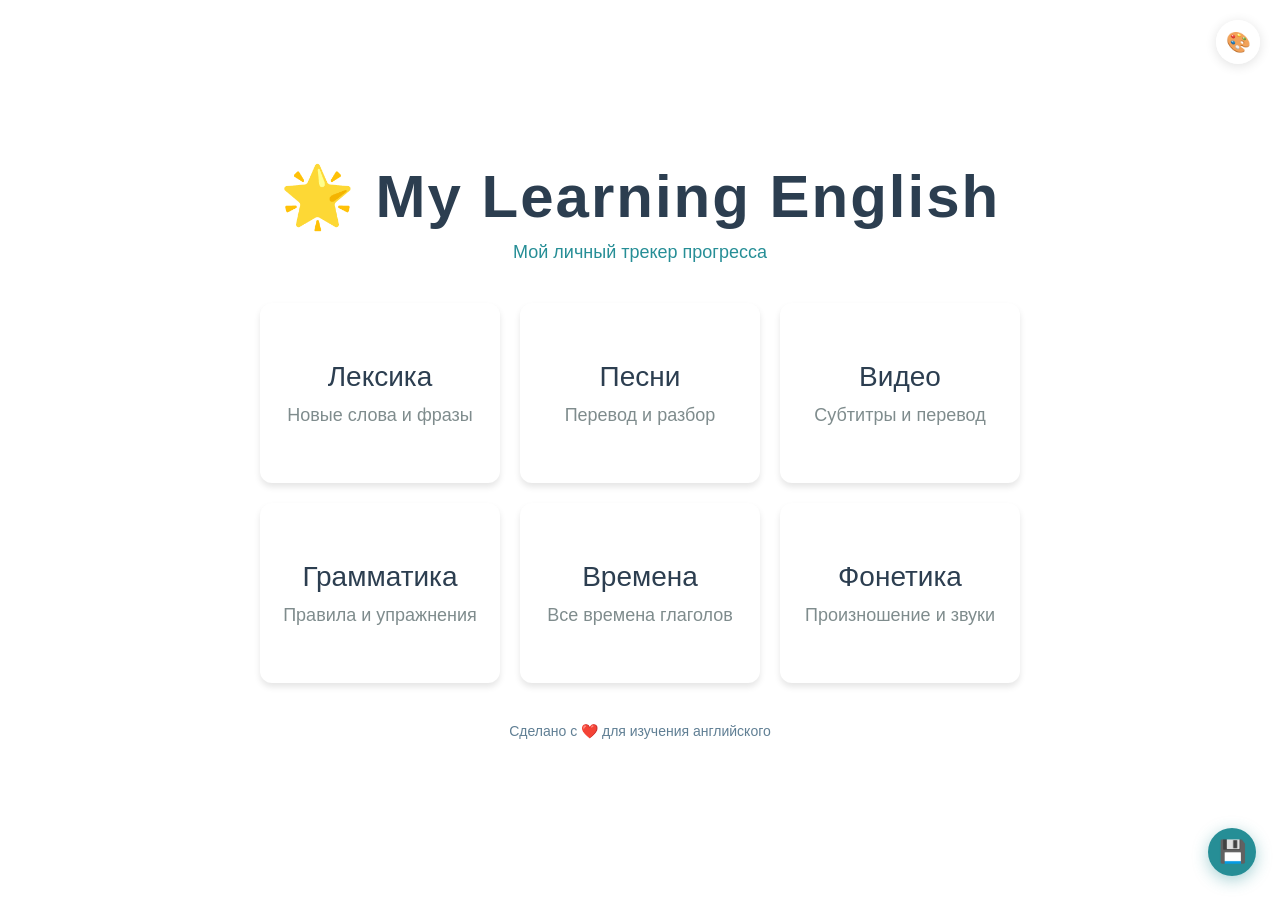
<file: index.html>
<!DOCTYPE html>
<html lang="ru">
<head>
    <meta charset="UTF-8">
    <meta name="viewport" content="width=device-width, initial-scale=1.0">
    <title>My Learning English</title>
    
    <!-- Подключаем CSS -->
    <link rel="stylesheet" href="styles/main.css">
</head>
<body>
    <div class="container">
        
        <!-- Главный заголовок -->
        <h1>🌟 My Learning English</h1>
        <p class="subtitle">Мой личный трекер прогресса</p>
        
        <!-- Сетка с карточками -->
        <div class="grid">
            
            <!-- Карточка 1 - Лексика -->
            <a href="leksika.html" class="card-link">
                <div class="card">
                    <h3>Лексика</h3>
                    <p>Новые слова и фразы</p>
                </div>
            </a>
            
            <!-- Карточка 2 - Песни -->
            <a href="pesni.html" class="card-link">
                <div class="card">
                    <h3>Песни</h3>
                    <p>Перевод и разбор</p>
                </div>
            </a>
            
            <!-- Карточка 3 - Видео -->
            <a href="video.html" class="card-link">
                <div class="card">
                    <h3>Видео</h3>
                    <p>Субтитры и перевод</p>
                </div>
            </a>
            
            <!-- Карточка 4 - Грамматика -->
            <a href="grammatika.html" class="card-link">
                <div class="card">
                    <h3>Грамматика</h3>
                    <p>Правила и упражнения</p>
                </div>
            </a>
            
            <!-- Карточка 5 - Времена -->
            <a href="vremena.html" class="card-link">
                <div class="card">
                    <h3>Времена</h3>
                    <p>Все времена глаголов</p>
                </div>
            </a>
            
            <!-- Карточка 6 - Фонетика -->
            <a href="fonetika.html" class="card-link">
                <div class="card">
                    <h3>Фонетика</h3>
                    <p>Произношение и звуки</p>
                </div>
            </a>
            
        </div>
        
        <!-- Маленькая подпись внизу -->
        <p style="margin-top: 40px; color: #607f94; font-size: 14px;">
            Сделано с ❤️ для изучения английского
        </p>
        
    </div>
        <!-- Управление обоями -->
<script src="js/wallpaper.js"></script>
<script src="js/dataManager.js"></script>
</body>
</html>
</file>
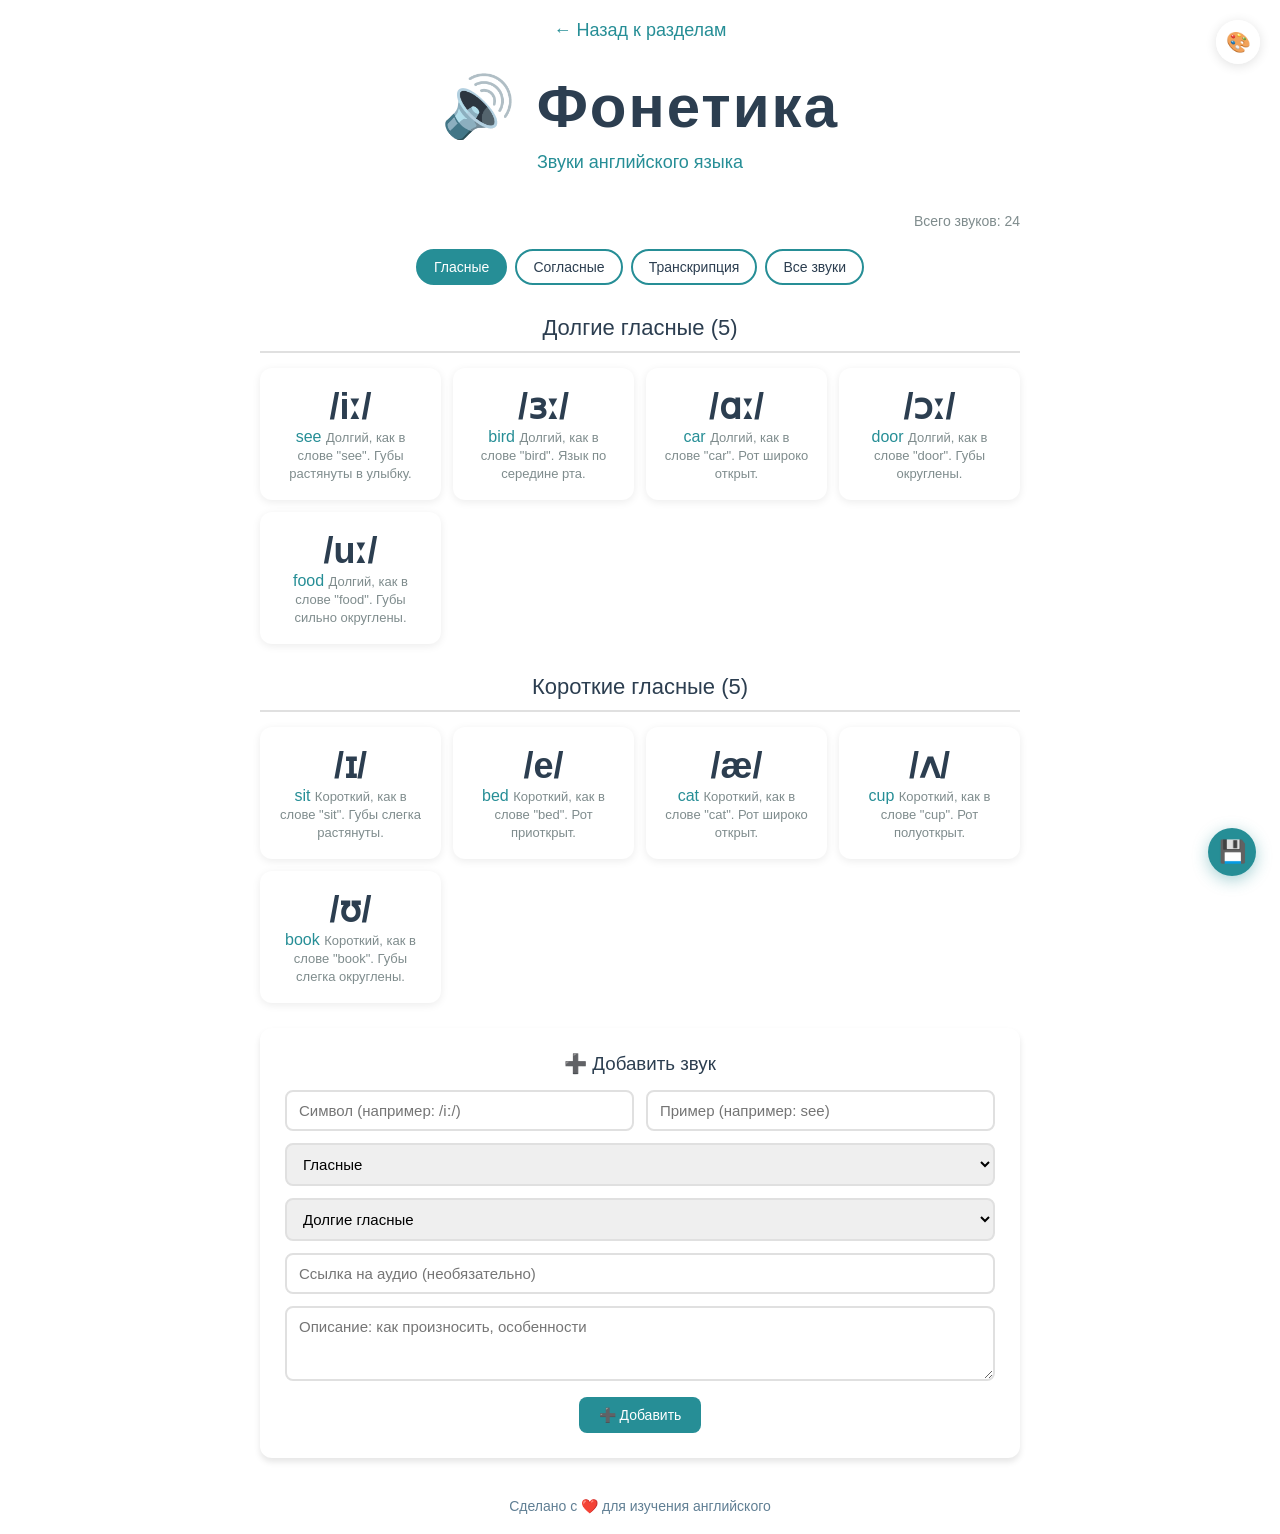
<file: fonetika.html>
<!DOCTYPE html>
<html lang="ru">
<head>
    <meta charset="UTF-8">
    <meta name="viewport" content="width=device-width, initial-scale=1.0">
    <title>Фонетика - My Learning English</title>
    <link rel="stylesheet" href="styles/main.css">
    <style>
        .back-link {
            display: inline-block;
            margin-bottom: 30px;
            color: #268e96;
            text-decoration: none;
            font-size: 18px;
            transition: all 0.3s;
        }
        
        .back-link:hover {
            transform: translateX(-5px);
            color: #1a6b72;
        }
        
        /* ===== КАТЕГОРИИ (вкладки) ===== */
        .category-tabs {
            display: flex;
            gap: 8px;
            flex-wrap: wrap;
            justify-content: center;
            margin: 20px 0 30px 0;
        }
        
        .category-tab {
            padding: 8px 16px;
            background: white;
            border: 2px solid #268e96;
            border-radius: 25px;
            cursor: pointer;
            transition: all 0.3s;
            font-size: 14px;
            color: #2c3e50;
            font-family: inherit;
            white-space: nowrap;
        }
        
        .category-tab.active {
            background: #268e96;
            color: white;
        }
        
        .category-tab:hover {
            transform: scale(1.05);
        }
        
        /* ===== ГРУППЫ (подкатегории) ===== */
        .group-section {
            display: none;
            animation: fadeIn 0.3s ease;
        }
        
        .group-section.active {
            display: block;
        }
        
        .group-title {
            font-size: 22px;
            color: #2c3e50;
            font-weight: normal;
            margin: 30px 0 15px 0;
            padding-bottom: 10px;
            border-bottom: 2px solid #e0e0e0;
        }
        
        /* ===== ТАБЛИЦА ЗВУКОВ ===== */
        .sound-table {
            display: grid;
            grid-template-columns: repeat(auto-fill, minmax(180px, 1fr));
            gap: 12px;
            margin-bottom: 25px;
        }
        
        .sound-card {
            background: white;
            border-radius: 12px;
            padding: 16px;
            box-shadow: 0 2px 8px rgba(0,0,0,0.08);
            text-align: center;
            transition: all 0.3s;
            cursor: pointer;
            border: 2px solid transparent;
            position: relative;
        }
        
        .sound-card:hover {
            transform: translateY(-3px);
            box-shadow: 0 4px 16px rgba(0,0,0,0.12);
            border-color: #268e96;
        }
        
        .sound-card .symbol {
            font-size: 36px;
            color: #2c3e50;
            font-weight: bold;
            display: block;
        }
        
        .sound-card .example {
            font-size: 16px;
            color: #268e96;
            margin: 5px 0;
        }
        
        .sound-card .description {
            font-size: 13px;
            color: #7f8c8d;
        }
        
        .sound-card .play-btn {
            background: none;
            border: none;
            font-size: 20px;
            cursor: pointer;
            margin-top: 8px;
            transition: 0.3s;
            color: #7f8c8d;
        }
        
        .sound-card .play-btn:hover {
            color: #268e96;
            transform: scale(1.2);
        }
        
        /* ===== ДЕТАЛЬНЫЙ ПРОСМОТР (всплывающее окно) ===== */
        .sound-detail-overlay {
            position: fixed;
            top: 0;
            left: 0;
            width: 100%;
            height: 100%;
            background: rgba(0,0,0,0.5);
            backdrop-filter: blur(5px);
            z-index: 2000;
            display: none;
            justify-content: center;
            align-items: center;
            animation: fadeIn 0.3s ease;
        }
        
        .sound-detail-overlay.open {
            display: flex;
        }
        
        .sound-detail-card {
            background: white;
            border-radius: 20px;
            padding: 40px;
            max-width: 500px;
            width: 90%;
            text-align: center;
            box-shadow: 0 20px 60px rgba(0,0,0,0.3);
            animation: scaleIn 0.3s ease;
            position: relative;
        }
        
        .sound-detail-card .close-btn {
            position: absolute;
            top: 15px;
            right: 20px;
            background: none;
            border: none;
            font-size: 28px;
            cursor: pointer;
            color: #95a5a6;
            transition: 0.3s;
        }
        
        .sound-detail-card .close-btn:hover {
            color: #e74c3c;
            transform: rotate(90deg);
        }
        
        .sound-detail-card .big-symbol {
            font-size: 72px;
            color: #2c3e50;
            font-weight: bold;
            display: block;
            margin: 10px 0;
        }
        
        .sound-detail-card .big-example {
            font-size: 24px;
            color: #268e96;
            margin: 10px 0;
        }
        
        .sound-detail-card .big-description {
            font-size: 18px;
            color: #7f8c8d;
            line-height: 1.6;
            margin: 15px 0;
        }
        
        .sound-detail-card .big-audio {
            margin-top: 20px;
        }
        
        .sound-detail-card .big-audio audio {
            width: 100%;
        }
        
        /* ===== КНОПКИ ===== */
        .btn {
            padding: 10px 20px;
            border: none;
            border-radius: 8px;
            font-size: 14px;
            cursor: pointer;
            transition: all 0.3s;
            font-family: inherit;
        }
        
        .btn-primary {
            background: #268e96;
            color: white;
        }
        
        .btn-primary:hover {
            background: #1a6b72;
            transform: scale(1.02);
        }
        
        .btn-danger {
            background: #e74c3c;
            color: white;
        }
        
        .btn-danger:hover {
            background: #c0392b;
        }
        
        .btn-edit {
            background: #f39c12;
            color: white;
        }
        
        .btn-edit:hover {
            background: #d68910;
        }
        
        /* ===== ФОРМА ДОБАВЛЕНИЯ ===== */
        .add-form {
            background: white;
            border-radius: 12px;
            padding: 25px;
            margin: 20px 0;
            box-shadow: 0 4px 6px rgba(0,0,0,0.1);
        }
        
        .add-form input, .add-form textarea, .add-form select {
            width: 100%;
            padding: 10px 12px;
            margin-bottom: 12px;
            border: 2px solid #e0e0e0;
            border-radius: 8px;
            font-size: 15px;
            font-family: inherit;
        }
        
        .add-form input:focus, .add-form textarea:focus, .add-form select:focus {
            outline: none;
            border-color: #268e96;
        }
        
        .add-form .form-row {
            display: grid;
            grid-template-columns: 1fr 1fr;
            gap: 12px;
        }
        
        /* ===== АНИМАЦИИ ===== */
        @keyframes fadeIn {
            from { opacity: 0; transform: translateY(10px); }
            to { opacity: 1; transform: translateY(0); }
        }
        
        @keyframes scaleIn {
            from { opacity: 0; transform: scale(0.9); }
            to { opacity: 1; transform: scale(1); }
        }
        
        /* ===== АДАПТИВ ===== */
        @media (max-width: 600px) {
            .sound-table {
                grid-template-columns: repeat(auto-fill, minmax(140px, 1fr));
            }
            
            .sound-detail-card {
                padding: 30px 20px;
            }
            
            .sound-detail-card .big-symbol {
                font-size: 48px;
            }
            
            .add-form .form-row {
                grid-template-columns: 1fr;
            }
            
            .category-tab {
                font-size: 13px;
                padding: 6px 14px;
            }
        }
        
        /* ===== ПУСТОЕ СООБЩЕНИЕ ===== */
        .empty-message {
            text-align: center;
            color: #7f8c8d;
            font-size: 18px;
            padding: 40px;
        }
    </style>
</head>
<body>
    <div class="container">
        <a href="index.html" class="back-link">← Назад к разделам</a>
        
        <h1>🔊 Фонетика</h1>
        <p class="subtitle">Звуки английского языка</p>
        
        <div style="text-align: right; color: #7f8c8d; font-size: 14px; margin-bottom: 10px;">
            Всего звуков: <span id="totalCount">0</span>
        </div>
        
        <!-- ===== ВКЛАДКИ КАТЕГОРИЙ ===== -->
        <div class="category-tabs" id="categoryTabs">
            <button class="category-tab active" data-category="vowels">Гласные</button>
            <button class="category-tab" data-category="consonants">Согласные</button>
            <button class="category-tab" data-category="transcription">Транскрипция</button>
            <button class="category-tab" data-category="all">Все звуки</button>
        </div>
        
        <!-- ===== КОНТЕЙНЕР ДЛЯ ГРУПП ===== -->
        <div id="groupsContainer">
            <!-- Сюда будут вставляться группы через JavaScript -->
        </div>
        
        <!-- ===== ФОРМА ДОБАВЛЕНИЯ ===== -->
        <div class="add-form">
            <h3 style="margin-bottom: 15px; color: #2c3e50; font-weight: normal;">➕ Добавить звук</h3>
            
            <div class="form-row">
                <input type="text" id="symbolInput" placeholder="Символ (например: /iː/)" required>
                <input type="text" id="exampleInput" placeholder="Пример (например: see)">
            </div>
            
            <select id="categorySelect">
                <option value="vowels">Гласные</option>
                <option value="consonants">Согласные</option>
                <option value="transcription">Транскрипция</option>
            </select>
            
            <select id="groupSelect">
                <option value="long_vowels">Долгие гласные</option>
                <option value="short_vowels">Короткие гласные</option>
                <option value="voiced_consonants">Звонкие согласные</option>
                <option value="voiceless_consonants">Глухие согласные</option>
                <option value="transcription_rules">Правила чтения</option>
            </select>
            
            <input type="url" id="audioInput" placeholder="Ссылка на аудио (необязательно)">
            <textarea id="descriptionInput" placeholder="Описание: как произносить, особенности" rows="3"></textarea>
            
            <button class="btn btn-primary" id="addBtn">➕ Добавить</button>
            <button class="btn" id="cancelEditBtn" style="display: none; background: #95a5a6; color: white; margin-left: 10px;">Отменить</button>
        </div>
        
        <p style="margin-top: 40px; color: #607f94; font-size: 14px;">
            Сделано с ❤️ для изучения английского
        </p>
    </div>
    
    <!-- ===== ДЕТАЛЬНОЕ ОКНО ===== -->
    <div class="sound-detail-overlay" id="soundDetailOverlay">
        <div class="sound-detail-card">
            <button class="close-btn" onclick="closeSoundDetail()">×</button>
            <span class="big-symbol" id="detailSymbol">/iː/</span>
            <div class="big-example" id="detailExample">see</div>
            <div class="big-description" id="detailDescription">Долгий гласный звук</div>
            <div class="big-audio" id="detailAudio"></div>
            <div style="margin-top: 20px;">
                <button class="btn btn-edit" id="detailEditBtn">✏️ Редактировать</button>
                <button class="btn btn-danger" id="detailDeleteBtn">🗑️ Удалить</button>
            </div>
        </div>
    </div>
    
    <!-- ===== ПОДКЛЮЧАЕМ ОБОИ ===== -->
    <script src="js/wallpaper.js"></script>
    
    <script>
        // ============================================
        // ДАННЫЕ ПО УМОЛЧАНИЮ (встроенные звуки)
        // ============================================
        const DEFAULT_SOUNDS = [
            // ===== ГЛАСНЫЕ =====
            // Долгие
            { id: 1, symbol: '/iː/', example: 'see', category: 'vowels', group: 'long_vowels', description: 'Долгий, как в слове "see". Губы растянуты в улыбку.' },
            { id: 2, symbol: '/ɜː/', example: 'bird', category: 'vowels', group: 'long_vowels', description: 'Долгий, как в слове "bird". Язык по середине рта.' },
            { id: 3, symbol: '/ɑː/', example: 'car', category: 'vowels', group: 'long_vowels', description: 'Долгий, как в слове "car". Рот широко открыт.' },
            { id: 4, symbol: '/ɔː/', example: 'door', category: 'vowels', group: 'long_vowels', description: 'Долгий, как в слове "door". Губы округлены.' },
            { id: 5, symbol: '/uː/', example: 'food', category: 'vowels', group: 'long_vowels', description: 'Долгий, как в слове "food". Губы сильно округлены.' },
            // Короткие
            { id: 6, symbol: '/ɪ/', example: 'sit', category: 'vowels', group: 'short_vowels', description: 'Короткий, как в слове "sit". Губы слегка растянуты.' },
            { id: 7, symbol: '/e/', example: 'bed', category: 'vowels', group: 'short_vowels', description: 'Короткий, как в слове "bed". Рот приоткрыт.' },
            { id: 8, symbol: '/æ/', example: 'cat', category: 'vowels', group: 'short_vowels', description: 'Короткий, как в слове "cat". Рот широко открыт.' },
            { id: 9, symbol: '/ʌ/', example: 'cup', category: 'vowels', group: 'short_vowels', description: 'Короткий, как в слове "cup". Рот полуоткрыт.' },
            { id: 10, symbol: '/ʊ/', example: 'book', category: 'vowels', group: 'short_vowels', description: 'Короткий, как в слове "book". Губы слегка округлены.' },
            
            // ===== СОГЛАСНЫЕ =====
            // Звонкие
            { id: 11, symbol: '/b/', example: 'bed', category: 'consonants', group: 'voiced_consonants', description: 'Звонкий, как в слове "bed". Губы смыкаются.' },
            { id: 12, symbol: '/d/', example: 'dog', category: 'consonants', group: 'voiced_consonants', description: 'Звонкий, как в слове "dog". Язык у нёба.' },
            { id: 13, symbol: '/g/', example: 'go', category: 'consonants', group: 'voiced_consonants', description: 'Звонкий, как в слове "go". Задняя часть языка к нёбу.' },
            { id: 14, symbol: '/v/', example: 'very', category: 'consonants', group: 'voiced_consonants', description: 'Звонкий, как в слове "very". Верхние зубы к нижней губе.' },
            { id: 15, symbol: '/z/', example: 'zero', category: 'consonants', group: 'voiced_consonants', description: 'Звонкий, как в слове "zero". Язык у зубов.' },
            { id: 16, symbol: '/ð/', example: 'this', category: 'consonants', group: 'voiced_consonants', description: 'Звонкий, как в слове "this". Язык между зубами.' },
            // Глухие
            { id: 17, symbol: '/p/', example: 'pen', category: 'consonants', group: 'voiceless_consonants', description: 'Глухой, как в слове "pen". Губы смыкаются.' },
            { id: 18, symbol: '/t/', example: 'ten', category: 'consonants', group: 'voiceless_consonants', description: 'Глухой, как в слове "ten". Язык у нёба.' },
            { id: 19, symbol: '/k/', example: 'cat', category: 'consonants', group: 'voiceless_consonants', description: 'Глухой, как в слове "cat". Задняя часть языка к нёбу.' },
            { id: 20, symbol: '/f/', example: 'five', category: 'consonants', group: 'voiceless_consonants', description: 'Глухой, как в слове "five". Верхние зубы к нижней губе.' },
            { id: 21, symbol: '/s/', example: 'see', category: 'consonants', group: 'voiceless_consonants', description: 'Глухой, как в слове "see". Язык у зубов.' },
            { id: 22, symbol: '/θ/', example: 'think', category: 'consonants', group: 'voiceless_consonants', description: 'Глухой, как в слове "think". Язык между зубами.' },
            { id: 23, symbol: '/ʃ/', example: 'she', category: 'consonants', group: 'voiceless_consonants', description: 'Глухой, как в слове "she". Язык у нёба.' },
            
            // ===== ТРАНСКРИПЦИЯ =====
            { id: 24, symbol: 'Транскрипция', example: 'word', category: 'transcription', group: 'transcription_rules', description: 'Как читать транскрипцию: /wɜːd/ → "word". Каждый символ = звук.' },
        ];
        
        // ============================================
        // ОСНОВНАЯ ЛОГИКА
        // ============================================
        const STORAGE_KEY = 'english_phonetics';
        let editingId = null;
        let currentCategory = 'vowels';
        let currentDetailId = null;
        
        // Названия групп
        const GROUP_NAMES = {
            'long_vowels': 'Долгие гласные',
            'short_vowels': 'Короткие гласные',
            'voiced_consonants': 'Звонкие согласные',
            'voiceless_consonants': 'Глухие согласные',
            'transcription_rules': 'Правила чтения'
        };
        
        // ===== РАБОТА С ДАННЫМИ =====
        function getSounds() {
            const data = localStorage.getItem(STORAGE_KEY);
            if (data) {
                const parsed = JSON.parse(data);
                if (parsed && parsed.length > 0) return parsed;
            }
            // Если данных нет - сохраняем дефолтные
            saveSounds(DEFAULT_SOUNDS);
            return DEFAULT_SOUNDS;
        }
        
        function saveSounds(sounds) {
            localStorage.setItem(STORAGE_KEY, JSON.stringify(sounds));
        }
        
        function generateId() {
            return Date.now() + Math.floor(Math.random() * 1000);
        }
        
        // ===== ДОБАВЛЕНИЕ/РЕДАКТИРОВАНИЕ/УДАЛЕНИЕ =====
        function addSound(symbol, example, category, group, audio, description) {
            const sounds = getSounds();
            const newSound = {
                id: generateId(),
                symbol: symbol.trim(),
                example: example.trim() || '',
                category: category,
                group: group,
                audio: audio.trim() || '',
                description: description.trim() || ''
            };
            sounds.push(newSound);
            saveSounds(sounds);
            renderAll();
            clearForm();
        }
        
        function editSound(id) {
            const sounds = getSounds();
            const sound = sounds.find(s => s.id === id);
            if (!sound) return;
            
            document.getElementById('symbolInput').value = sound.symbol;
            document.getElementById('exampleInput').value = sound.example || '';
            document.getElementById('categorySelect').value = sound.category;
            document.getElementById('groupSelect').value = sound.group;
            document.getElementById('audioInput').value = sound.audio || '';
            document.getElementById('descriptionInput').value = sound.description || '';
            
            document.getElementById('addBtn').textContent = '💾 Сохранить';
            document.getElementById('cancelEditBtn').style.display = 'inline-block';
            editingId = id;
        }
        
        function updateSound(id, symbol, example, category, group, audio, description) {
            const sounds = getSounds();
            const index = sounds.findIndex(s => s.id === id);
            if (index === -1) return;
            
            sounds[index] = {
                ...sounds[index],
                symbol: symbol.trim(),
                example: example.trim() || '',
                category: category,
                group: group,
                audio: audio.trim() || '',
                description: description.trim() || ''
            };
            
            saveSounds(sounds);
            renderAll();
            clearForm();
            cancelEdit();
        }
        
        function deleteSound(id) {
            if (!confirm('Точно удалить этот звук?')) return;
            const sounds = getSounds();
            const filtered = sounds.filter(s => s.id !== id);
            saveSounds(filtered);
            renderAll();
            closeSoundDetail();
        }
        
        function cancelEdit() {
            editingId = null;
            document.getElementById('addBtn').textContent = '➕ Добавить';
            document.getElementById('cancelEditBtn').style.display = 'none';
            clearForm();
        }
        
        function clearForm() {
            document.getElementById('symbolInput').value = '';
            document.getElementById('exampleInput').value = '';
            document.getElementById('audioInput').value = '';
            document.getElementById('descriptionInput').value = '';
        }
        
        // ===== ОТОБРАЖЕНИЕ =====
        function getGroupedSounds(sounds, category) {
            const filtered = category === 'all' ? sounds : sounds.filter(s => s.category === category);
            const groups = {};
            
            filtered.forEach(sound => {
                if (!groups[sound.group]) groups[sound.group] = [];
                groups[sound.group].push(sound);
            });
            
            return groups;
        }
        
        function renderAll() {
            const sounds = getSounds();
            const container = document.getElementById('groupsContainer');
            const totalSpan = document.getElementById('totalCount');
            
            totalSpan.textContent = sounds.length;
            
            const groups = getGroupedSounds(sounds, currentCategory);
            const groupKeys = Object.keys(groups);
            
            if (groupKeys.length === 0) {
                container.innerHTML = `
                    <div class="empty-message">
                        📭 Нет звуков в этой категории. Добавь первый!
                    </div>
                `;
                return;
            }
            
            let html = '';
            groupKeys.forEach(groupKey => {
                const groupSounds = groups[groupKey];
                const groupName = GROUP_NAMES[groupKey] || groupKey;
                
                html += `
                    <div class="group-section active">
                        <h3 class="group-title">${groupName} (${groupSounds.length})</h3>
                        <div class="sound-table">
                `;
                
                groupSounds.forEach(sound => {
                    html += `
                        <div class="sound-card" onclick="openSoundDetail(${sound.id})">
                            <span class="symbol">${escapeHtml(sound.symbol)}</span>
                            ${sound.example ? `<span class="example">${escapeHtml(sound.example)}</span>` : ''}
                            ${sound.description ? `<span class="description">${escapeHtml(sound.description)}</span>` : ''}
                            ${sound.audio ? `<button class="play-btn" onclick="event.stopPropagation(); playAudio('${escapeHtml(sound.audio)}')">▶️</button>` : ''}
                        </div>
                    `;
                });
                
                html += `
                        </div>
                    </div>
                `;
            });
            
            container.innerHTML = html;
        }
        
        // ===== ДЕТАЛЬНЫЙ ПРОСМОТР =====
        function openSoundDetail(id) {
            const sounds = getSounds();
            const sound = sounds.find(s => s.id === id);
            if (!sound) return;
            
            currentDetailId = id;
            
            document.getElementById('detailSymbol').textContent = sound.symbol;
            document.getElementById('detailExample').textContent = sound.example || 'Нет примера';
            document.getElementById('detailDescription').textContent = sound.description || 'Нет описания';
            
            if (sound.audio) {
                document.getElementById('detailAudio').innerHTML = `
                    <audio controls>
                        <source src="${escapeHtml(sound.audio)}" type="audio/mpeg">
                        Ваш браузер не поддерживает аудио
                    </audio>
                `;
            } else {
                document.getElementById('detailAudio').innerHTML = '<span style="color:#95a5a6;">Аудио не добавлено</span>';
            }
            
            document.getElementById('detailEditBtn').onclick = function() {
                closeSoundDetail();
                setTimeout(() => editSound(id), 300);
            };
            
            document.getElementById('detailDeleteBtn').onclick = function() {
                deleteSound(id);
            };
            
            document.getElementById('soundDetailOverlay').classList.add('open');
            document.body.style.overflow = 'hidden';
        }
        
        function closeSoundDetail() {
            document.getElementById('soundDetailOverlay').classList.remove('open');
            document.body.style.overflow = '';
        }
        
        // ===== АУДИО =====
        function playAudio(url) {
            if (!url) return;
            const audio = new Audio(url);
            audio.play().catch(() => alert('Не удалось воспроизвести аудио. Проверь ссылку.'));
        }
        
        // ===== ВСПОМОГАТЕЛЬНЫЕ =====
        function escapeHtml(text) {
            const div = document.createElement('div');
            div.textContent = text;
            return div.innerHTML;
        }
        
        // ===== ОБРАБОТЧИКИ СОБЫТИЙ =====
        document.getElementById('addBtn').addEventListener('click', function() {
            const symbol = document.getElementById('symbolInput').value;
            const example = document.getElementById('exampleInput').value;
            const category = document.getElementById('categorySelect').value;
            const group = document.getElementById('groupSelect').value;
            const audio = document.getElementById('audioInput').value;
            const description = document.getElementById('descriptionInput').value;
            
            if (!symbol.trim()) {
                alert('Пожалуйста, введите символ звука!');
                return;
            }
            
            if (editingId !== null) {
                updateSound(editingId, symbol, example, category, group, audio, description);
            } else {
                addSound(symbol, example, category, group, audio, description);
            }
        });
        
        document.getElementById('cancelEditBtn').addEventListener('click', cancelEdit);
        
        // Переключение категорий
        document.querySelectorAll('.category-tab').forEach(tab => {
            tab.addEventListener('click', function() {
                document.querySelectorAll('.category-tab').forEach(t => t.classList.remove('active'));
                this.classList.add('active');
                currentCategory = this.dataset.category;
                renderAll();
            });
        });
        
        // Закрытие детального окна по клику вне карточки
        document.getElementById('soundDetailOverlay').addEventListener('click', function(e) {
            if (e.target === this) closeSoundDetail();
        });
        
        // Enter для быстрого добавления
        document.getElementById('symbolInput').addEventListener('keypress', function(e) {
            if (e.key === 'Enter') document.getElementById('exampleInput').focus();
        });
        
        document.getElementById('exampleInput').addEventListener('keypress', function(e) {
            if (e.key === 'Enter') document.getElementById('audioInput').focus();
        });
        
        document.getElementById('audioInput').addEventListener('keypress', function(e) {
            if (e.key === 'Enter') document.getElementById('descriptionInput').focus();
        });
        
        document.getElementById('descriptionInput').addEventListener('keypress', function(e) {
            if (e.key === 'Enter' && !e.shiftKey) {
                e.preventDefault();
                document.getElementById('addBtn').click();
            }
        });
        
        // ===== ЗАГРУЗКА =====
        renderAll();
    </script>
    <script src="js/dataManager.js"></script>
</body>
</html>
</file>
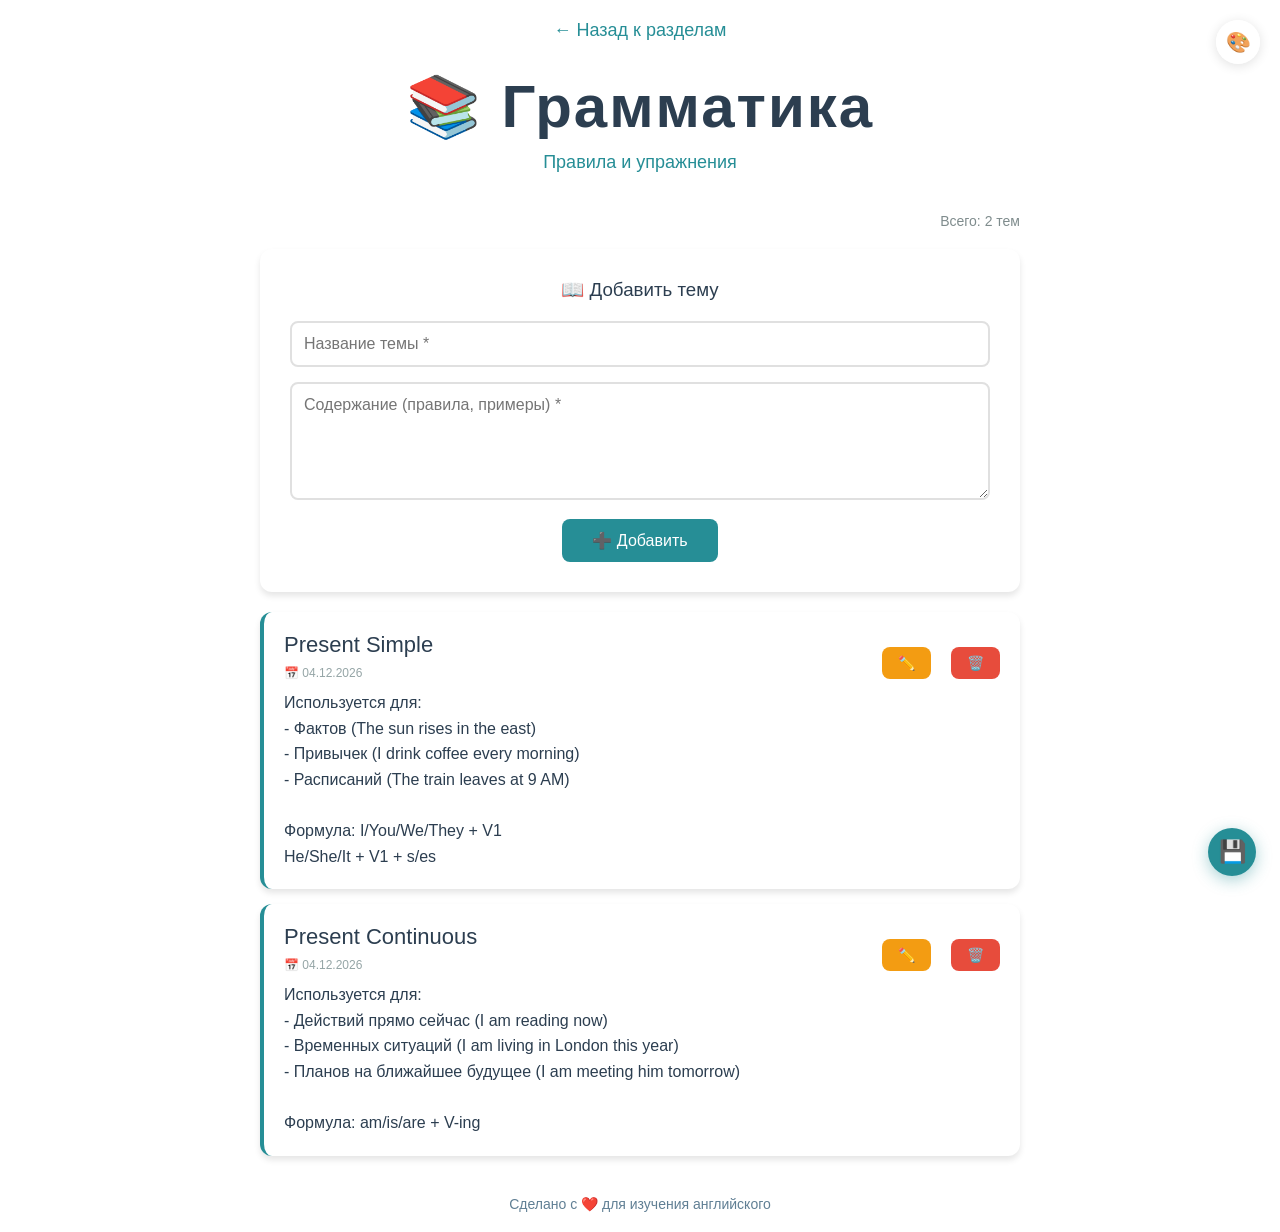
<file: grammatika.html>
<!DOCTYPE html>
<html lang="ru">
<head>
    <meta charset="UTF-8">
    <meta name="viewport" content="width=device-width, initial-scale=1.0">
    <title>Грамматика - My Learning English</title>
    <link rel="stylesheet" href="styles/main.css">
    <style>
        .back-link {
            display: inline-block;
            margin-bottom: 30px;
            color: #268e96;
            text-decoration: none;
            font-size: 18px;
            transition: all 0.3s;
        }
        
        .back-link:hover {
            transform: translateX(-5px);
            color: #1a6b72;
        }
        
        .add-form {
            background: white;
            border-radius: 12px;
            padding: 30px;
            margin: 20px 0;
            box-shadow: 0 4px 6px rgba(0,0,0,0.1);
        }
        
        .add-form input, .add-form textarea {
            width: 100%;
            padding: 12px;
            margin-bottom: 15px;
            border: 2px solid #e0e0e0;
            border-radius: 8px;
            font-size: 16px;
            font-family: inherit;
        }
        
        .add-form input:focus, .add-form textarea:focus {
            outline: none;
            border-color: #268e96;
        }
        
        .btn {
            padding: 12px 30px;
            border: none;
            border-radius: 8px;
            font-size: 16px;
            cursor: pointer;
            transition: all 0.3s;
            font-family: inherit;
        }
        
        .btn-primary {
            background: #268e96;
            color: white;
        }
        
        .btn-primary:hover {
            background: #1a6b72;
            transform: scale(1.02);
        }
        
        .btn-danger {
            background: #e74c3c;
            color: white;
        }
        
        .btn-danger:hover {
            background: #c0392b;
        }
        
        .btn-edit {
            background: #f39c12;
            color: white;
            margin-right: 10px;
        }
        
        .btn-edit:hover {
            background: #d68910;
        }
        
        .grammar-item {
            background: white;
            border-radius: 12px;
            padding: 20px;
            margin-bottom: 15px;
            box-shadow: 0 4px 6px rgba(0,0,0,0.1);
            text-align: left;
            transition: all 0.3s;
            border-left: 4px solid #268e96;
        }
        
        .grammar-item:hover {
            transform: translateX(5px);
            box-shadow: 0 6px 12px rgba(0,0,0,0.15);
        }
        
        .grammar-header {
            display: flex;
            justify-content: space-between;
            align-items: start;
            flex-wrap: wrap;
        }
        
        .grammar-header h3 {
            font-size: 22px;
            color: #2c3e50;
            font-weight: normal;
            margin-bottom: 8px;
        }
        
        .grammar-content {
            color: #2c3e50;
            line-height: 1.6;
            margin-top: 10px;
        }
        
        .grammar-actions {
            display: flex;
            gap: 10px;
            margin-top: 15px;
            flex-wrap: wrap;
        }
        
        .grammar-actions .btn {
            padding: 8px 16px;
            font-size: 14px;
        }
        
        .empty-message {
            text-align: center;
            color: #7f8c8d;
            font-size: 18px;
            padding: 40px;
        }
    </style>
</head>
<body>
    <div class="container">
        <a href="index.html" class="back-link">← Назад к разделам</a>
        
        <h1>📚 Грамматика</h1>
        <p class="subtitle">Правила и упражнения</p>
        
        <div style="text-align: right; color: #7f8c8d; font-size: 14px; margin-bottom: 20px;">
            Всего: <span id="totalCount">0</span> тем
        </div>
        
        <div class="add-form">
            <h3 style="margin-bottom: 20px; color: #2c3e50; font-weight: normal;">📖 Добавить тему</h3>
            
            <input type="text" id="titleInput" placeholder="Название темы *">
            <textarea id="contentInput" placeholder="Содержание (правила, примеры) *" rows="5"></textarea>
            
            <button class="btn btn-primary" id="addBtn">➕ Добавить</button>
            <button class="btn" id="cancelEditBtn" style="display: none; background: #95a5a6; color: white; margin-left: 10px;">Отменить</button>
        </div>
        
        <div id="grammarList">
            <!-- Сюда будут добавляться темы -->
        </div>
        
        <p style="margin-top: 40px; color: #607f94; font-size: 14px;">
            Сделано с ❤️ для изучения английского
        </p>
    </div>
    
    <script>
        const STORAGE_KEY = 'english_grammar';
        let editingId = null;
        
        function getItems() {
            const data = localStorage.getItem(STORAGE_KEY);
            return data ? JSON.parse(data) : [];
        }
        
        function saveItems(items) {
            localStorage.setItem(STORAGE_KEY, JSON.stringify(items));
        }
        
        function generateId() {
            return Date.now() + Math.floor(Math.random() * 1000);
        }
        
        function addItem(title, content) {
            const items = getItems();
            
            const newItem = {
                id: generateId(),
                title: title.trim(),
                content: content.trim(),
                date: new Date().toLocaleDateString('ru-RU')
            };
            
            items.push(newItem);
            saveItems(items);
            renderItems();
            clearForm();
        }
        
        function editItem(id) {
            const items = getItems();
            const item = items.find(i => i.id === id);
            
            if (!item) return;
            
            document.getElementById('titleInput').value = item.title;
            document.getElementById('contentInput').value = item.content;
            
            document.getElementById('addBtn').textContent = '💾 Сохранить';
            document.getElementById('cancelEditBtn').style.display = 'inline-block';
            editingId = id;
        }
        
        function updateItem(id, title, content) {
            const items = getItems();
            const index = items.findIndex(i => i.id === id);
            
            if (index === -1) return;
            
            items[index] = {
                ...items[index],
                title: title.trim(),
                content: content.trim()
            };
            
            saveItems(items);
            renderItems();
            clearForm();
            cancelEdit();
        }
        
        function deleteItem(id) {
            if (!confirm('Точно удалить эту тему?')) return;
            
            const items = getItems();
            const filtered = items.filter(i => i.id !== id);
            saveItems(filtered);
            renderItems();
        }
        
        function cancelEdit() {
            editingId = null;
            document.getElementById('addBtn').textContent = '➕ Добавить';
            document.getElementById('cancelEditBtn').style.display = 'none';
            clearForm();
        }
        
        function clearForm() {
            document.getElementById('titleInput').value = '';
            document.getElementById('contentInput').value = '';
        }
        
        function escapeHtml(text) {
            const div = document.createElement('div');
            div.textContent = text;
            return div.innerHTML;
        }
        
        function renderItems() {
            const items = getItems();
            const list = document.getElementById('grammarList');
            const totalSpan = document.getElementById('totalCount');
            
            totalSpan.textContent = items.length;
            
            if (items.length === 0) {
                list.innerHTML = `
                    <div class="empty-message">
                        📭 Пока нет тем. Добавь первую!
                    </div>
                `;
                return;
            }
            
            list.innerHTML = items.map(item => `
                <div class="grammar-item">
                    <div class="grammar-header">
                        <div>
                            <h3>${escapeHtml(item.title)}</h3>
                            <div style="font-size: 12px; color: #95a5a6;">
                                📅 ${item.date || 'Неизвестно'}
                            </div>
                        </div>
                        <div class="grammar-actions">
                            <button class="btn btn-edit" onclick="editItem(${item.id})">✏️</button>
                            <button class="btn btn-danger" onclick="deleteItem(${item.id})">🗑️</button>
                        </div>
                    </div>
                    <div class="grammar-content">${escapeHtml(item.content).replace(/\n/g, '<br>')}</div>
                </div>
            `).join('');
        }
        
        // Обработчики
        document.getElementById('addBtn').addEventListener('click', function() {
            const title = document.getElementById('titleInput').value;
            const content = document.getElementById('contentInput').value;
            
            if (!title.trim() || !content.trim()) {
                alert('Пожалуйста, заполни все поля!');
                return;
            }
            
            if (editingId !== null) {
                updateItem(editingId, title, content);
            } else {
                addItem(title, content);
            }
        });
        
        document.getElementById('cancelEditBtn').addEventListener('click', cancelEdit);
        
        // Загрузка
        renderItems();
        
        // Тестовые данные
        const testItems = getItems();
        if (testItems.length === 0) {
            addItem(
                'Present Simple',
                'Используется для:\n- Фактов (The sun rises in the east)\n- Привычек (I drink coffee every morning)\n- Расписаний (The train leaves at 9 AM)\n\nФормула: I/You/We/They + V1\nHe/She/It + V1 + s/es'
            );
            addItem(
                'Present Continuous',
                'Используется для:\n- Действий прямо сейчас (I am reading now)\n- Временных ситуаций (I am living in London this year)\n- Планов на ближайшее будущее (I am meeting him tomorrow)\n\nФормула: am/is/are + V-ing'
            );
        }
    </script>
        <!-- Управление обоями -->
<script src="js/wallpaper.js"></script>
<script src="js/dataManager.js"></script>
</body>
</html>
</file>
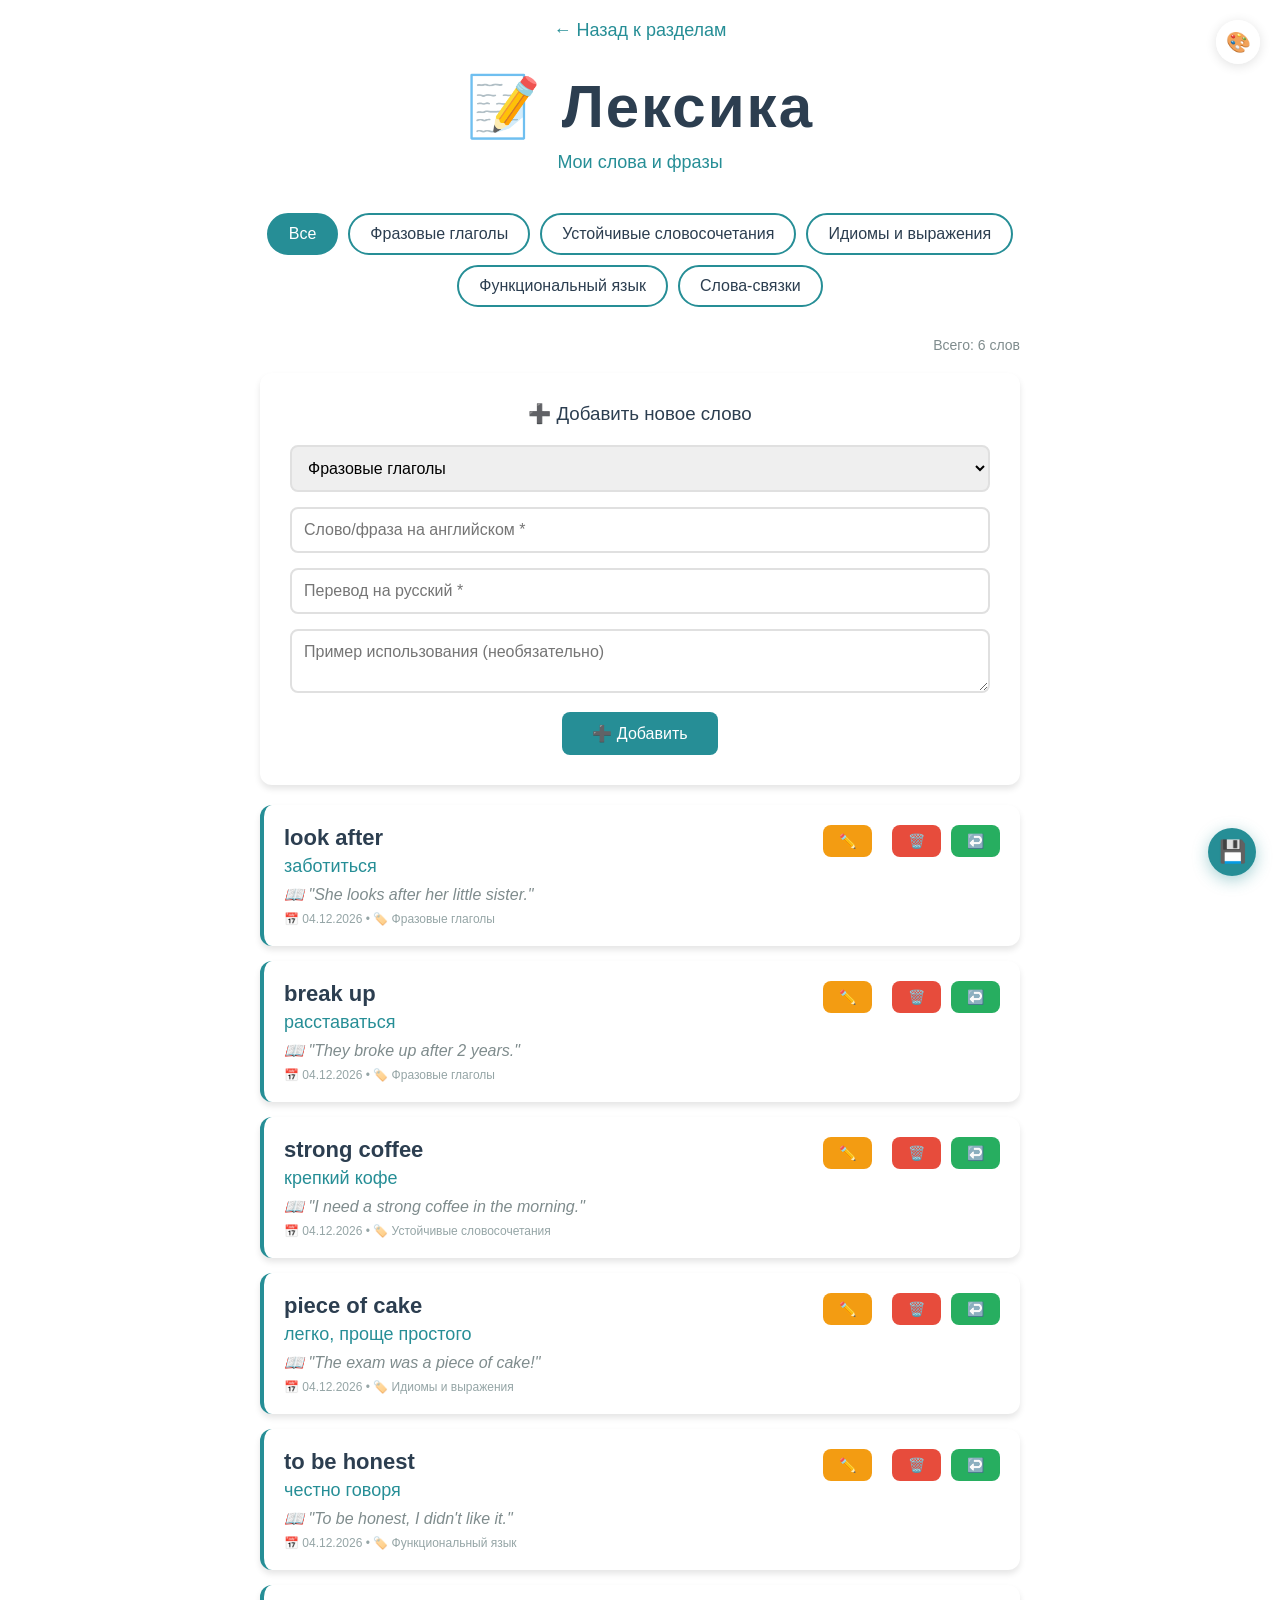
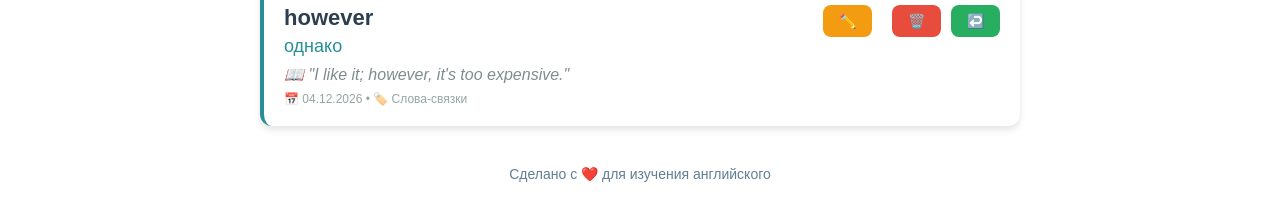
<file: leksika.html>
<!DOCTYPE html>
<html lang="ru">
<head>
    <meta charset="UTF-8">
    <meta name="viewport" content="width=device-width, initial-scale=1.0">
    <title>Лексика - My Learning English</title>
    <link rel="stylesheet" href="styles/main.css">
    <style>
        /* Дополнительные стили только для этой страницы */
        .category-tabs {
            display: flex;
            gap: 10px;
            flex-wrap: wrap;
            justify-content: center;
            margin: 30px 0;
        }
        
        .category-tab {
            padding: 10px 20px;
            background: white;
            border: 2px solid #268e96;
            border-radius: 25px;
            cursor: pointer;
            transition: all 0.3s;
            font-size: 16px;
            color: #2c3e50;
        }
        
        .category-tab.active {
            background: #268e96;
            color: white;
        }
        
        .category-tab:hover {
            transform: scale(1.05);
        }
        
        .add-form {
            background: white;
            border-radius: 12px;
            padding: 30px;
            margin: 20px 0;
            box-shadow: 0 4px 6px rgba(0,0,0,0.1);
        }
        
        .add-form input, .add-form textarea {
            width: 100%;
            padding: 12px;
            margin-bottom: 15px;
            border: 2px solid #e0e0e0;
            border-radius: 8px;
            font-size: 16px;
            font-family: inherit;
            transition: border-color 0.3s;
        }
        
        .add-form input:focus, .add-form textarea:focus {
            outline: none;
            border-color: #268e96;
        }
        
        .add-form textarea {
            resize: vertical;
            min-height: 60px;
        }
        
        .btn {
            padding: 12px 30px;
            border: none;
            border-radius: 8px;
            font-size: 16px;
            cursor: pointer;
            transition: all 0.3s;
            font-family: inherit;
        }
        
        .btn-primary {
            background: #268e96;
            color: white;
        }
        
        .btn-primary:hover {
            background: #1a6b72;
            transform: scale(1.02);
        }
        
        .btn-danger {
            background: #e74c3c;
            color: white;
        }
        
        .btn-danger:hover {
            background: #c0392b;
        }
        
        .btn-edit {
            background: #f39c12;
            color: white;
            margin-right: 10px;
        }
        
        .btn-edit:hover {
            background: #d68910;
        }
        
        .word-list {
            display: grid;
            gap: 15px;
            margin-top: 20px;
        }
        
        .word-item {
            background: white;
            border-radius: 12px;
            padding: 20px;
            box-shadow: 0 4px 6px rgba(0,0,0,0.1);
            text-align: left;
            transition: all 0.3s;
            border-left: 4px solid #268e96;
        }
        
        .word-item:hover {
            transform: translateX(5px);
            box-shadow: 0 6px 12px rgba(0,0,0,0.15);
        }
        
        .word-header {
            display: flex;
            justify-content: space-between;
            align-items: start;
            flex-wrap: wrap;
        }
        
        .word-main {
            flex: 1;
        }
        
        .word-main h3 {
            font-size: 22px;
            color: #2c3e50;
            margin-bottom: 5px;
        }
        
        .word-main .translation {
            font-size: 18px;
            color: #268e96;
            margin-bottom: 8px;
        }
        
        .word-main .example {
            font-size: 16px;
            color: #7f8c8d;
            font-style: italic;
            margin-top: 5px;
        }
        
        .word-actions {
            display: flex;
            gap: 10px;
            flex-wrap: wrap;
        }
        
        .word-actions .btn {
            padding: 8px 16px;
            font-size: 14px;
        }
        
        .empty-message {
            text-align: center;
            color: #7f8c8d;
            font-size: 18px;
            padding: 40px;
        }
        
        .back-link {
            display: inline-block;
            margin-bottom: 30px;
            color: #268e96;
            text-decoration: none;
            font-size: 18px;
            transition: all 0.3s;
        }
        
        .back-link:hover {
            transform: translateX(-5px);
            color: #1a6b72;
        }
        
        .count-badge {
            display: inline-block;
            background: #e0f2f1;
            color: #268e96;
            padding: 2px 12px;
            border-radius: 20px;
            font-size: 14px;
            margin-left: 10px;
        }
        
        @media (max-width: 480px) {
            .word-header {
                flex-direction: column;
            }
            
            .word-actions {
                margin-top: 15px;
                width: 100%;
            }
            
            .word-actions .btn {
                flex: 1;
                text-align: center;
            }
        }
    </style>
</head>
<body>
    <div class="container">
        
        <!-- Кнопка назад -->
        <a href="index.html" class="back-link">← Назад к разделам</a>
        
        <!-- Заголовок -->
        <h1>📝 Лексика</h1>
        <p class="subtitle">Мои слова и фразы</p>
        
        <!-- Категории -->
        <div class="category-tabs">
            <button class="category-tab active" data-category="all">Все</button>
            <button class="category-tab" data-category="phrasal_verbs">Фразовые глаголы</button>
            <button class="category-tab" data-category="collocations">Устойчивые словосочетания</button>
            <button class="category-tab" data-category="idioms">Идиомы и выражения</button>
            <button class="category-tab" data-category="functional">Функциональный язык</button>
            <button class="category-tab" data-category="linking">Слова-связки</button>
        </div>
        
        <!-- Счётчик -->
        <div style="text-align: right; color: #7f8c8d; font-size: 14px; margin-bottom: 20px;">
            Всего: <span id="totalCount">0</span> слов
        </div>
        
        <!-- Форма добавления -->
        <div class="add-form">
            <h3 style="margin-bottom: 20px; color: #2c3e50; font-weight: normal;">
                ➕ Добавить новое слово
            </h3>
            
            <select id="categorySelect" style="width: 100%; padding: 12px; margin-bottom: 15px; border: 2px solid #e0e0e0; border-radius: 8px; font-size: 16px; font-family: inherit;">
                <option value="phrasal_verbs">Фразовые глаголы</option>
                <option value="collocations">Устойчивые словосочетания</option>
                <option value="idioms">Идиомы и выражения</option>
                <option value="functional">Функциональный язык</option>
                <option value="linking">Слова-связки</option>
            </select>
            
            <input type="text" id="wordInput" placeholder="Слово/фраза на английском *" required>
            <input type="text" id="translationInput" placeholder="Перевод на русский *" required>
            <textarea id="exampleInput" placeholder="Пример использования (необязательно)"></textarea>
            
            <button class="btn btn-primary" id="addBtn">➕ Добавить</button>
            <button class="btn" id="cancelEditBtn" style="display: none; background: #95a5a6; color: white; margin-left: 10px;">Отменить редактирование</button>
        </div>
        
        <!-- Список слов -->
        <div id="wordList" class="word-list">
            <!-- Сюда будут добавляться слова через JavaScript -->
        </div>
        
        <!-- Подпись -->
        <p style="margin-top: 40px; color: #607f94; font-size: 14px;">
            Сделано с ❤️ для изучения английского
        </p>
        
    </div>
    
    <script>
        // ============================================
        // ВСЯ ЛОГИКА РАБОТЫ С LocalStorage
        // ============================================
        
        // Ключ для хранения данных в LocalStorage
        const STORAGE_KEY = 'english_lexis';
        
        // Текущая категория для фильтра
        let currentCategory = 'all';
        
        // ID редактируемого слова (null если создаём новое)
        let editingId = null;
        
        // ============================================
        // 1. ПОЛУЧЕНИЕ ДАННЫХ ИЗ LocalStorage
        // ============================================
        function getWords() {
            const data = localStorage.getItem(STORAGE_KEY);
            return data ? JSON.parse(data) : [];
        }
        
        // ============================================
        // 2. СОХРАНЕНИЕ ДАННЫХ В LocalStorage
        // ============================================
        function saveWords(words) {
            localStorage.setItem(STORAGE_KEY, JSON.stringify(words));
        }
        
        // ============================================
        // 3. ГЕНЕРАЦИЯ УНИКАЛЬНОГО ID
        // ============================================
        function generateId() {
            return Date.now() + Math.floor(Math.random() * 1000);
        }
        
        // ============================================
        // 4. ДОБАВЛЕНИЕ НОВОГО СЛОВА
        // ============================================
        function addWord(word, translation, category, example = '') {
            const words = getWords();
            
            const newWord = {
                id: generateId(),
                word: word.trim(),
                translation: translation.trim(),
                category: category,
                example: example.trim(),
                date: new Date().toLocaleDateString('ru-RU')
            };
            
            words.push(newWord);
            saveWords(words);
            renderWords();
            clearForm();
        }
        
        // ============================================
        // 5. РЕДАКТИРОВАНИЕ СЛОВА
        // ============================================
        function editWord(id) {
            const words = getWords();
            const word = words.find(w => w.id === id);
            
            if (!word) return;
            
            // Заполняем форму данными
            document.getElementById('categorySelect').value = word.category;
            document.getElementById('wordInput').value = word.word;
            document.getElementById('translationInput').value = word.translation;
            document.getElementById('exampleInput').value = word.example || '';
            
            // Меняем кнопку
            document.getElementById('addBtn').textContent = '💾 Сохранить';
            document.getElementById('cancelEditBtn').style.display = 'inline-block';
            
            // Запоминаем ID редактируемого слова
            editingId = id;
        }
        
        // ============================================
        // 6. СОХРАНЕНИЕ ИЗМЕНЕНИЙ (обновление)
        // ============================================
        function updateWord(id, word, translation, category, example = '') {
            const words = getWords();
            const index = words.findIndex(w => w.id === id);
            
            if (index === -1) return;
            
            words[index] = {
                ...words[index],
                word: word.trim(),
                translation: translation.trim(),
                category: category,
                example: example.trim()
            };
            
            saveWords(words);
            renderWords();
            clearForm();
            cancelEdit();
        }
        
        // ============================================
        // 7. УДАЛЕНИЕ СЛОВА
        // ============================================
        function deleteWord(id) {
            if (!confirm('Точно удалить это слово?')) return;
            
            const words = getWords();
            const filtered = words.filter(w => w.id !== id);
            saveWords(filtered);
            renderWords();
        }
        
        // ============================================
        // 8. ВОЗВРАТ (восстановление) - сложно сделать без корзины
        //    Сделаем простой вариант: сохранение в отдельный ключ
        // ============================================
        function restoreWord(id) {
            // Простой вариант - запросим у пользователя ввод
            const word = prompt('Введите слово для восстановления:');
            if (!word) return;
            
            const translation = prompt('Введите перевод:');
            if (!translation) return;
            
            const category = prompt('Введите категорию (phrasal_verbs, collocations, idioms, functional, linking):');
            if (!category) return;
            
            const example = prompt('Введите пример (необязательно):');
            
            addWord(word, translation, category, example);
        }
        
        // ============================================
        // 9. ОТМЕНА РЕДАКТИРОВАНИЯ
        // ============================================
        function cancelEdit() {
            editingId = null;
            document.getElementById('addBtn').textContent = '➕ Добавить';
            document.getElementById('cancelEditBtn').style.display = 'none';
            clearForm();
        }
        
        // ============================================
        // 10. ОЧИСТКА ФОРМЫ
        // ============================================
        function clearForm() {
            document.getElementById('wordInput').value = '';
            document.getElementById('translationInput').value = '';
            document.getElementById('exampleInput').value = '';
            // Категорию не сбрасываем, пусть остаётся выбранной
        }
        
        // ============================================
        // 11. ОТОБРАЖЕНИЕ СЛОВ
        // ============================================
        function renderWords() {
            const words = getWords();
            const list = document.getElementById('wordList');
            const totalSpan = document.getElementById('totalCount');
            
            // Фильтрация по категории
            let filtered = words;
            if (currentCategory !== 'all') {
                filtered = words.filter(w => w.category === currentCategory);
            }
            
            // Обновляем счётчик
            totalSpan.textContent = filtered.length;
            
            // Если слов нет
            if (filtered.length === 0) {
                list.innerHTML = `
                    <div class="empty-message">
                        📭 Пока нет слов. Добавь первое!
                    </div>
                `;
                return;
            }
            
            // Отображаем слова
            list.innerHTML = filtered.map(word => `
                <div class="word-item">
                    <div class="word-header">
                        <div class="word-main">
                            <h3>${escapeHtml(word.word)}</h3>
                            <div class="translation">${escapeHtml(word.translation)}</div>
                            ${word.example ? `<div class="example">📖 "${escapeHtml(word.example)}"</div>` : ''}
                            <div style="margin-top: 8px; font-size: 12px; color: #95a5a6;">
                                📅 ${word.date || 'Неизвестно'} • 
                                🏷️ ${getCategoryLabel(word.category)}
                            </div>
                        </div>
                        <div class="word-actions">
                            <button class="btn btn-edit" onclick="editWord(${word.id})">✏️</button>
                            <button class="btn btn-danger" onclick="deleteWord(${word.id})">🗑️</button>
                            <button class="btn" style="background: #27ae60; color: white;" onclick="restoreWord(${word.id})">↩️</button>
                        </div>
                    </div>
                </div>
            `).join('');
        }
        
        // ============================================
        // 12. ВСПОМОГАТЕЛЬНЫЕ ФУНКЦИИ
        // ============================================
        
        // Экранирование HTML (для безопасности)
        function escapeHtml(text) {
            const div = document.createElement('div');
            div.textContent = text;
            return div.innerHTML;
        }
        
        // Получение названия категории
        function getCategoryLabel(category) {
            const labels = {
                'phrasal_verbs': 'Фразовые глаголы',
                'collocations': 'Устойчивые словосочетания',
                'idioms': 'Идиомы и выражения',
                'functional': 'Функциональный язык',
                'linking': 'Слова-связки'
            };
            return labels[category] || category;
        }
        
        // ============================================
        // 13. ОБРАБОТЧИКИ СОБЫТИЙ
        // ============================================
        
        // Добавление/сохранение
        document.getElementById('addBtn').addEventListener('click', function() {
            const category = document.getElementById('categorySelect').value;
            const word = document.getElementById('wordInput').value;
            const translation = document.getElementById('translationInput').value;
            const example = document.getElementById('exampleInput').value;
            
            // Проверка на пустые поля
            if (!word.trim() || !translation.trim()) {
                alert('Пожалуйста, заполни слово и перевод!');
                return;
            }
            
            if (editingId !== null) {
                // Редактирование
                updateWord(editingId, word, translation, category, example);
            } else {
                // Добавление
                addWord(word, translation, category, example);
            }
        });
        
        // Отмена редактирования
        document.getElementById('cancelEditBtn').addEventListener('click', cancelEdit);
        
        // Переключение категорий
        document.querySelectorAll('.category-tab').forEach(tab => {
            tab.addEventListener('click', function() {
                // Убираем активный класс у всех
                document.querySelectorAll('.category-tab').forEach(t => t.classList.remove('active'));
                // Добавляем активный класс текущей
                this.classList.add('active');
                
                // Меняем фильтр
                currentCategory = this.dataset.category;
                renderWords();
            });
        });
        
        // Enter в полях ввода
        document.getElementById('wordInput').addEventListener('keypress', function(e) {
            if (e.key === 'Enter') {
                document.getElementById('translationInput').focus();
            }
        });
        
        document.getElementById('translationInput').addEventListener('keypress', function(e) {
            if (e.key === 'Enter') {
                document.getElementById('exampleInput').focus();
            }
        });
        
        document.getElementById('exampleInput').addEventListener('keypress', function(e) {
            if (e.key === 'Enter' && !e.shiftKey) {
                e.preventDefault();
                document.getElementById('addBtn').click();
            }
        });
        
        // ============================================
        // 14. ЗАГРУЗКА ПРИ СТАРТЕ
        // ============================================
        renderWords();
        
        // ============================================
        // 15. ПРИМЕР ДЛЯ ТЕСТА (добавим пару слов, если пусто)
        // ============================================
        const testWords = getWords();
        if (testWords.length === 0) {
            // Добавим примеры для демонстрации
            const examples = [
                { word: 'look after', translation: 'заботиться', category: 'phrasal_verbs', example: 'She looks after her little sister.' },
                { word: 'break up', translation: 'расставаться', category: 'phrasal_verbs', example: 'They broke up after 2 years.' },
                { word: 'strong coffee', translation: 'крепкий кофе', category: 'collocations', example: 'I need a strong coffee in the morning.' },
                { word: 'piece of cake', translation: 'легко, проще простого', category: 'idioms', example: 'The exam was a piece of cake!' },
                { word: 'to be honest', translation: 'честно говоря', category: 'functional', example: 'To be honest, I didn\'t like it.' },
                { word: 'however', translation: 'однако', category: 'linking', example: 'I like it; however, it\'s too expensive.' }
            ];
            
            examples.forEach(ex => {
                addWord(ex.word, ex.translation, ex.category, ex.example);
            });
        }
    </script>
        <!-- Управление обоями -->
<script src="js/wallpaper.js"></script>
<script src="js/dataManager.js"></script>
</body>
</html>
</file>
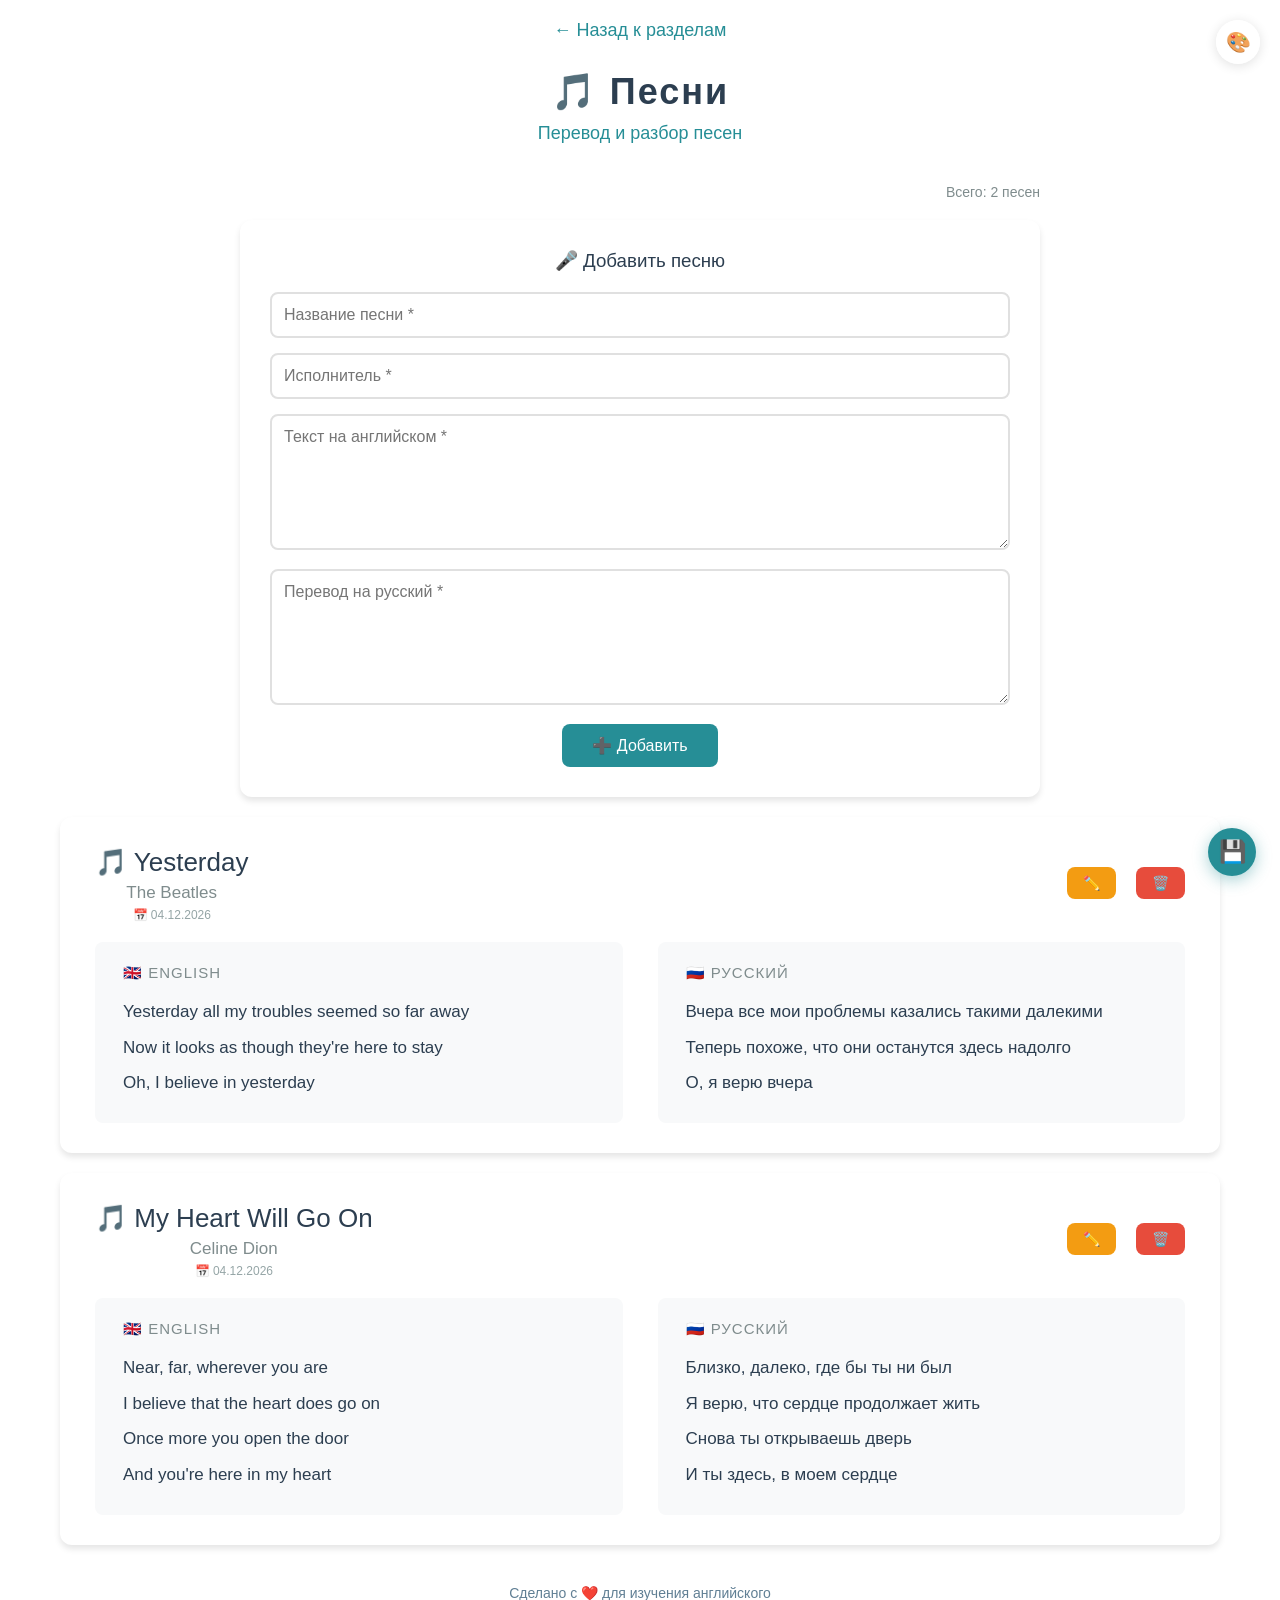
<file: pesni.html>
<!DOCTYPE html>
<html lang="ru">
<head>
    <meta charset="UTF-8">
    <meta name="viewport" content="width=device-width, initial-scale=1.0">
    <title>Песни - My Learning English</title>
    <link rel="stylesheet" href="styles/main.css">
    <style>
        /* Увеличиваем ширину контейнера только для списка песен */
        .container {
            max-width: 1200px;
            margin: 0 auto;
            padding: 20px;
        }

        /* Форма добавления остаётся стандартной ширины */
        .add-form {
            max-width: 800px;
            margin: 20px auto;
            background: white;
            border-radius: 12px;
            padding: 30px;
            box-shadow: 0 4px 6px rgba(0,0,0,0.1);
        }

        /* А вот карточки песен — на всю ширину */
        #songList {
            max-width: 100%;
        }

        .back-link {
            display: inline-block;
            margin-bottom: 30px;
            color: #268e96;
            text-decoration: none;
            font-size: 18px;
            transition: all 0.3s;
        }
        
        .back-link:hover {
            transform: translateX(-5px);
            color: #1a6b72;
        }
        
        .add-form input, .add-form textarea {
            width: 100%;
            padding: 12px;
            margin-bottom: 15px;
            border: 2px solid #e0e0e0;
            border-radius: 8px;
            font-size: 16px;
            font-family: inherit;
            box-sizing: border-box;
        }
        
        .add-form input:focus, .add-form textarea:focus {
            outline: none;
            border-color: #268e96;
        }
        
        .btn {
            padding: 12px 30px;
            border: none;
            border-radius: 8px;
            font-size: 16px;
            cursor: pointer;
            transition: all 0.3s;
            font-family: inherit;
        }
        
        .btn-primary {
            background: #268e96;
            color: white;
        }
        
        .btn-primary:hover {
            background: #1a6b72;
            transform: scale(1.02);
        }
        
        .btn-danger {
            background: #e74c3c;
            color: white;
        }
        
        .btn-danger:hover {
            background: #c0392b;
        }
        
        .btn-edit {
            background: #f39c12;
            color: white;
            margin-right: 10px;
        }
        
        .btn-edit:hover {
            background: #d68910;
        }
        
        .song-card {
            background: white;
            border-radius: 12px;
            padding: 30px 35px;
            margin-bottom: 20px;
            box-shadow: 0 4px 6px rgba(0,0,0,0.1);
            transition: all 0.3s;
            width: 100%;
        }
        
        .song-card:hover {
            transform: translateX(5px);
            box-shadow: 0 6px 12px rgba(0,0,0,0.15);
        }
        
        .song-header {
            display: flex;
            justify-content: space-between;
            align-items: start;
            flex-wrap: wrap;
            margin-bottom: 20px;
        }
        
        .song-title h3 {
            font-size: 26px;
            color: #2c3e50;
            font-weight: normal;
            margin-bottom: 5px;
        }
        
        .song-title .artist {
            color: #7f8c8d;
            font-size: 17px;
        }
        
        .song-lyrics {
            display: grid;
            grid-template-columns: 1fr 1fr;
            gap: 35px;
            text-align: left;
        }
        
        .song-lyrics .column {
            padding: 22px 28px;
            background: #f8f9fa;
            border-radius: 8px;
            min-height: 150px;
        }
        
        .song-lyrics .column h4 {
            color: #2c3e50;
            font-weight: normal;
            margin-bottom: 12px;
            font-size: 15px;
            text-transform: uppercase;
            letter-spacing: 1px;
            color: #7f8c8d;
        }
        
        .song-lyrics .column p {
            color: #2c3e50;
            line-height: 2.1;
            white-space: pre-wrap;
            font-size: 17px;
            margin: 0;
        }
        
        .song-actions {
            display: flex;
            gap: 10px;
            margin-top: 20px;
            flex-wrap: wrap;
        }
        
        .song-actions .btn {
            padding: 8px 16px;
            font-size: 14px;
        }
        
        .empty-message {
            text-align: center;
            color: #7f8c8d;
            font-size: 18px;
            padding: 40px;
        }
        
        h1 {
            font-size: 36px;
            text-align: center;
        }

        .subtitle {
            font-size: 18px;
            text-align: center;
        }

        .total-count {
            text-align: right;
            color: #7f8c8d;
            font-size: 14px;
            margin-bottom: 20px;
            max-width: 800px;
            margin-left: auto;
            margin-right: auto;
        }

        @media (max-width: 992px) {
            .container {
                max-width: 100% !important;
                padding: 20px;
            }
            
            .song-lyrics {
                grid-template-columns: 1fr;
                gap: 20px;
            }

            .add-form {
                max-width: 100%;
                margin: 20px 0;
            }

            .total-count {
                max-width: 100%;
            }
        }
        
        @media (max-width: 768px) {
            .song-header {
                flex-direction: column;
            }
            
            .song-actions {
                width: 100%;
            }
            
            .song-actions .btn {
                flex: 1;
                text-align: center;
            }
            
            .song-lyrics .column {
                padding: 15px;
                min-height: 100px;
            }

            .song-card {
                padding: 20px;
            }
        }
    </style>
</head>
<body>
    <div class="container">
        <a href="index.html" class="back-link">← Назад к разделам</a>
        
        <h1>🎵 Песни</h1>
        <p class="subtitle">Перевод и разбор песен</p>
        
        <div class="total-count">
            Всего: <span id="totalCount">0</span> песен
        </div>
        
        <div class="add-form">
            <h3 style="margin-bottom: 20px; color: #2c3e50; font-weight: normal;">🎤 Добавить песню</h3>
            
            <input type="text" id="titleInput" placeholder="Название песни *">
            <input type="text" id="artistInput" placeholder="Исполнитель *">
            <textarea id="englishLyrics" placeholder="Текст на английском *" rows="6"></textarea>
            <textarea id="russianLyrics" placeholder="Перевод на русский *" rows="6"></textarea>
            
            <button class="btn btn-primary" id="addBtn">➕ Добавить</button>
            <button class="btn" id="cancelEditBtn" style="display: none; background: #95a5a6; color: white; margin-left: 10px;">Отменить</button>
        </div>
        
        <div id="songList">
            <!-- Сюда будут добавляться песни -->
        </div>
        
        <p style="margin-top: 40px; color: #607f94; font-size: 14px; text-align: center;">
            Сделано с ❤️ для изучения английского
        </p>
    </div>
    
    <script>
        const STORAGE_KEY = 'english_songs';
        let editingId = null;
        
        function getSongs() {
            const data = localStorage.getItem(STORAGE_KEY);
            return data ? JSON.parse(data) : [];
        }
        
        function saveSongs(songs) {
            localStorage.setItem(STORAGE_KEY, JSON.stringify(songs));
        }
        
        function generateId() {
            return Date.now() + Math.floor(Math.random() * 1000);
        }
        
        function addSong(title, artist, english, russian) {
            const songs = getSongs();
            
            const newSong = {
                id: generateId(),
                title: title.trim(),
                artist: artist.trim(),
                english: english.trim(),
                russian: russian.trim(),
                date: new Date().toLocaleDateString('ru-RU')
            };
            
            songs.push(newSong);
            saveSongs(songs);
            renderSongs();
            clearForm();
        }
        
        function editSong(id) {
            const songs = getSongs();
            const song = songs.find(s => s.id === id);
            
            if (!song) return;
            
            document.getElementById('titleInput').value = song.title;
            document.getElementById('artistInput').value = song.artist;
            document.getElementById('englishLyrics').value = song.english;
            document.getElementById('russianLyrics').value = song.russian;
            
            document.getElementById('addBtn').textContent = '💾 Сохранить';
            document.getElementById('cancelEditBtn').style.display = 'inline-block';
            editingId = id;
        }
        
        function updateSong(id, title, artist, english, russian) {
            const songs = getSongs();
            const index = songs.findIndex(s => s.id === id);
            
            if (index === -1) return;
            
            songs[index] = {
                ...songs[index],
                title: title.trim(),
                artist: artist.trim(),
                english: english.trim(),
                russian: russian.trim()
            };
            
            saveSongs(songs);
            renderSongs();
            clearForm();
            cancelEdit();
        }
        
        function deleteSong(id) {
            if (!confirm('Точно удалить эту песню?')) return;
            
            const songs = getSongs();
            const filtered = songs.filter(s => s.id !== id);
            saveSongs(filtered);
            renderSongs();
        }
        
        function cancelEdit() {
            editingId = null;
            document.getElementById('addBtn').textContent = '➕ Добавить';
            document.getElementById('cancelEditBtn').style.display = 'none';
            clearForm();
        }
        
        function clearForm() {
            document.getElementById('titleInput').value = '';
            document.getElementById('artistInput').value = '';
            document.getElementById('englishLyrics').value = '';
            document.getElementById('russianLyrics').value = '';
        }
        
        function escapeHtml(text) {
            const div = document.createElement('div');
            div.textContent = text;
            return div.innerHTML;
        }
        
        function renderSongs() {
            const songs = getSongs();
            const list = document.getElementById('songList');
            const totalSpan = document.getElementById('totalCount');
            
            totalSpan.textContent = songs.length;
            
            if (songs.length === 0) {
                list.innerHTML = `
                    <div class="empty-message">
                        📭 Пока нет песен. Добавь первую!
                    </div>
                `;
                return;
            }
            
            list.innerHTML = songs.map(song => `
                <div class="song-card">
                    <div class="song-header">
                        <div class="song-title">
                            <h3>🎵 ${escapeHtml(song.title)}</h3>
                            <div class="artist">${escapeHtml(song.artist)}</div>
                            <div style="font-size: 12px; color: #95a5a6; margin-top: 5px;">
                                📅 ${song.date || 'Неизвестно'}
                            </div>
                        </div>
                        <div class="song-actions">
                            <button class="btn btn-edit" onclick="editSong(${song.id})">✏️</button>
                            <button class="btn btn-danger" onclick="deleteSong(${song.id})">🗑️</button>
                        </div>
                    </div>
                    <div class="song-lyrics">
                        <div class="column">
                            <h4>🇬🇧 English</h4>
                            <p>${escapeHtml(song.english)}</p>
                        </div>
                        <div class="column">
                            <h4>🇷🇺 Русский</h4>
                            <p>${escapeHtml(song.russian)}</p>
                        </div>
                    </div>
                </div>
            `).join('');
        }
        
        // Обработчики
        document.getElementById('addBtn').addEventListener('click', function() {
            const title = document.getElementById('titleInput').value;
            const artist = document.getElementById('artistInput').value;
            const english = document.getElementById('englishLyrics').value;
            const russian = document.getElementById('russianLyrics').value;
            
            if (!title.trim() || !artist.trim() || !english.trim() || !russian.trim()) {
                alert('Пожалуйста, заполни все поля!');
                return;
            }
            
            if (editingId !== null) {
                updateSong(editingId, title, artist, english, russian);
            } else {
                addSong(title, artist, english, russian);
            }
        });
        
        document.getElementById('cancelEditBtn').addEventListener('click', cancelEdit);
        
        // Загрузка
        renderSongs();
        
        // Тестовые данные
        const testSongs = getSongs();
        if (testSongs.length === 0) {
            addSong(
                'Yesterday',
                'The Beatles',
                'Yesterday all my troubles seemed so far away\nNow it looks as though they\'re here to stay\nOh, I believe in yesterday',
                'Вчера все мои проблемы казались такими далекими\nТеперь похоже, что они останутся здесь надолго\nО, я верю вчера'
            );
            addSong(
                'My Heart Will Go On',
                'Celine Dion',
                'Near, far, wherever you are\nI believe that the heart does go on\nOnce more you open the door\nAnd you\'re here in my heart',
                'Близко, далеко, где бы ты ни был\nЯ верю, что сердце продолжает жить\nСнова ты открываешь дверь\nИ ты здесь, в моем сердце'
            );
        }
    </script>
    <!-- Управление обоями -->
    <script src="js/wallpaper.js"></script>
    <script src="js/dataManager.js"></script>
</body>
</html>
</file>
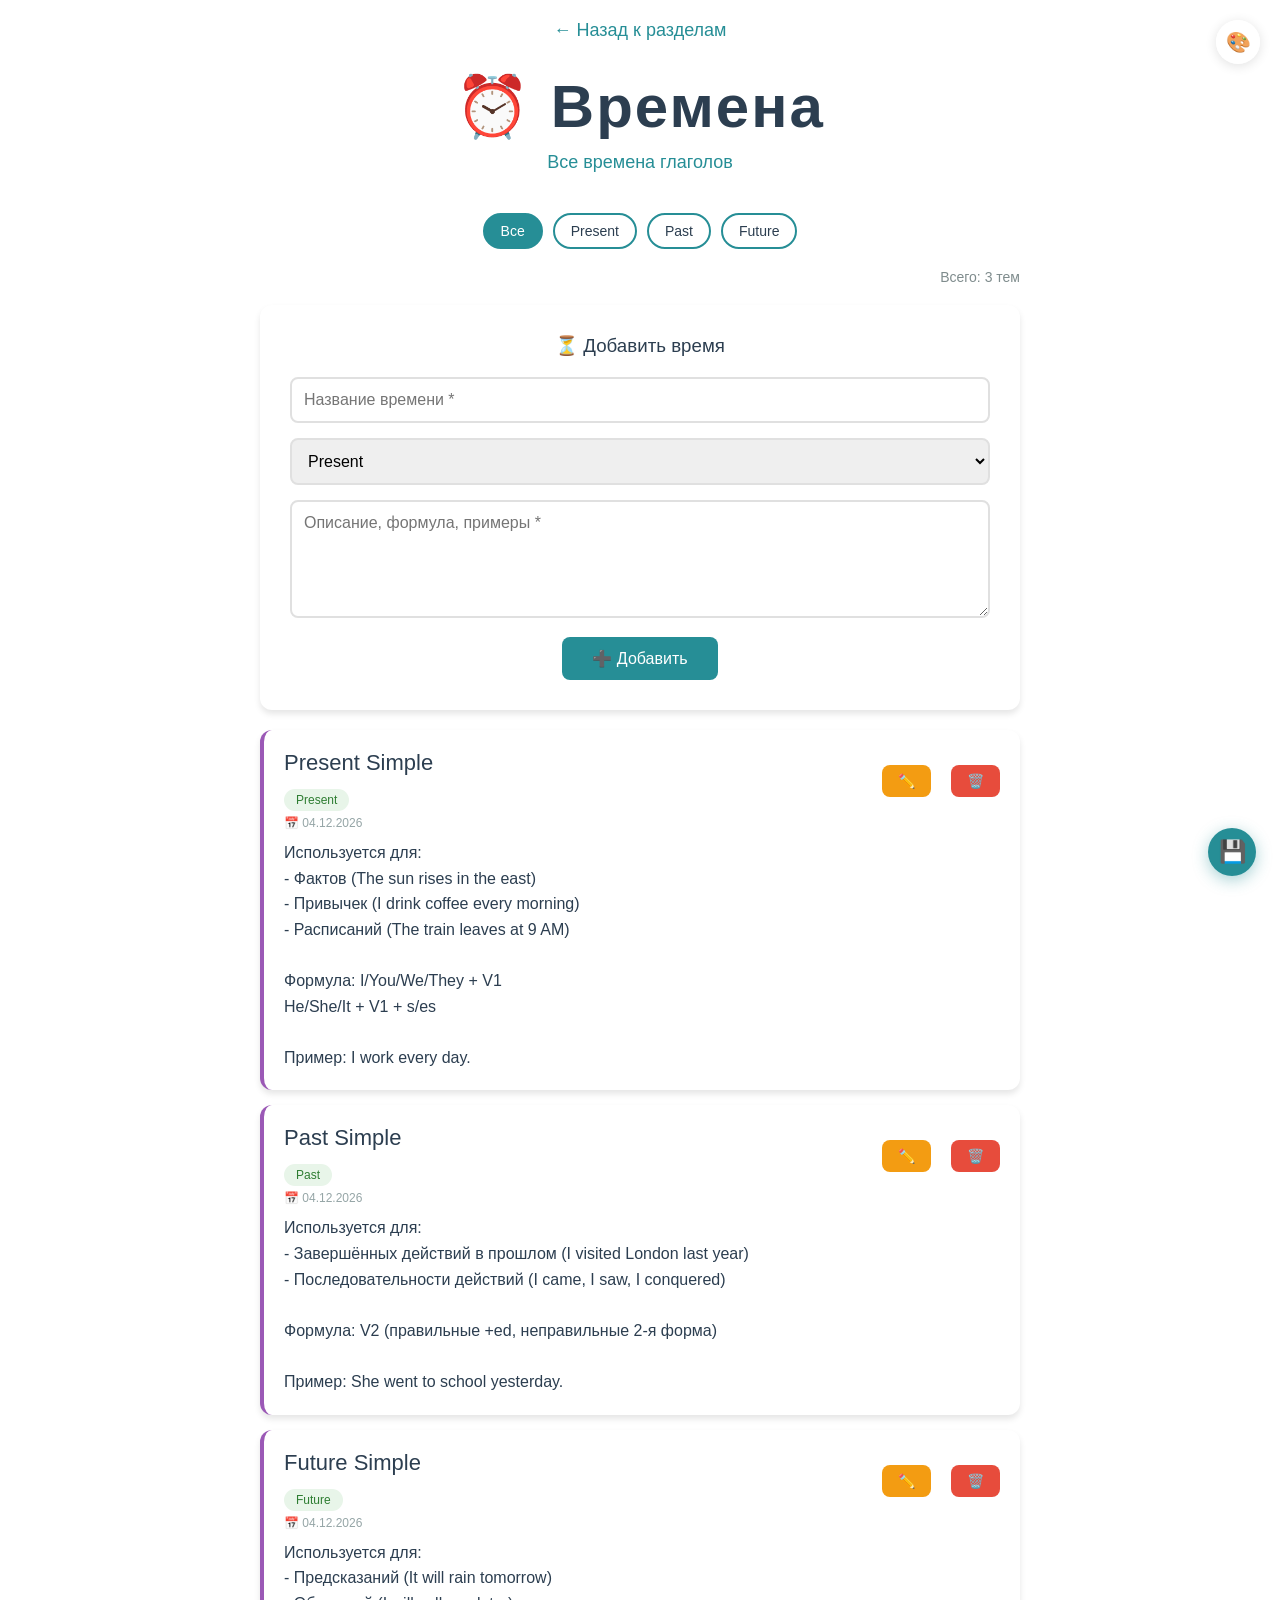
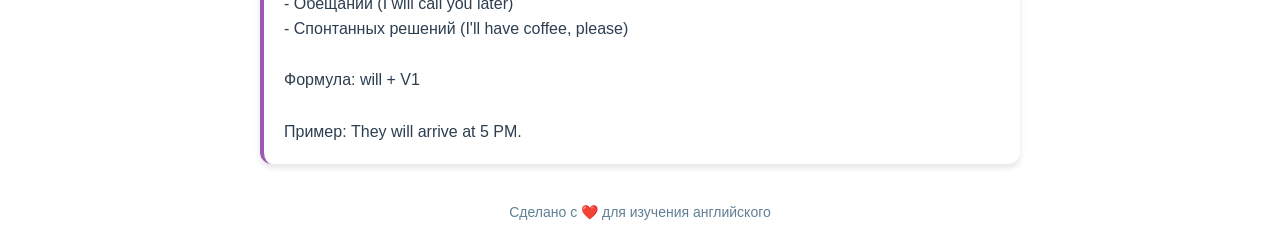
<file: vremena.html>
<!DOCTYPE html>
<html lang="ru">
<head>
    <meta charset="UTF-8">
    <meta name="viewport" content="width=device-width, initial-scale=1.0">
    <title>Времена - My Learning English</title>
    <link rel="stylesheet" href="styles/main.css">
    <style>
        /* Копируем стили из грамматики + добавляем фильтры */
        .back-link {
            display: inline-block;
            margin-bottom: 30px;
            color: #268e96;
            text-decoration: none;
            font-size: 18px;
            transition: all 0.3s;
        }
        
        .back-link:hover {
            transform: translateX(-5px);
            color: #1a6b72;
        }
        
        .filter-tabs {
            display: flex;
            gap: 10px;
            flex-wrap: wrap;
            justify-content: center;
            margin: 20px 0;
        }
        
        .filter-tab {
            padding: 8px 16px;
            background: white;
            border: 2px solid #268e96;
            border-radius: 20px;
            cursor: pointer;
            transition: all 0.3s;
            font-size: 14px;
            color: #2c3e50;
        }
        
        .filter-tab.active {
            background: #268e96;
            color: white;
        }
        
        .filter-tab:hover {
            transform: scale(1.05);
        }
        
        .add-form {
            background: white;
            border-radius: 12px;
            padding: 30px;
            margin: 20px 0;
            box-shadow: 0 4px 6px rgba(0,0,0,0.1);
        }
        
        .add-form input, .add-form textarea, .add-form select {
            width: 100%;
            padding: 12px;
            margin-bottom: 15px;
            border: 2px solid #e0e0e0;
            border-radius: 8px;
            font-size: 16px;
            font-family: inherit;
        }
        
        .add-form input:focus, .add-form textarea:focus, .add-form select:focus {
            outline: none;
            border-color: #268e96;
        }
        
        .btn {
            padding: 12px 30px;
            border: none;
            border-radius: 8px;
            font-size: 16px;
            cursor: pointer;
            transition: all 0.3s;
            font-family: inherit;
        }
        
        .btn-primary {
            background: #268e96;
            color: white;
        }
        
        .btn-primary:hover {
            background: #1a6b72;
            transform: scale(1.02);
        }
        
        .btn-danger {
            background: #e74c3c;
            color: white;
        }
        
        .btn-danger:hover {
            background: #c0392b;
        }
        
        .btn-edit {
            background: #f39c12;
            color: white;
            margin-right: 10px;
        }
        
        .btn-edit:hover {
            background: #d68910;
        }
        
        .tense-item {
            background: white;
            border-radius: 12px;
            padding: 20px;
            margin-bottom: 15px;
            box-shadow: 0 4px 6px rgba(0,0,0,0.1);
            text-align: left;
            transition: all 0.3s;
            border-left: 4px solid #9b59b6;
        }
        
        .tense-item:hover {
            transform: translateX(5px);
            box-shadow: 0 6px 12px rgba(0,0,0,0.15);
        }
        
        .tense-header {
            display: flex;
            justify-content: space-between;
            align-items: start;
            flex-wrap: wrap;
        }
        
        .tense-header h3 {
            font-size: 22px;
            color: #2c3e50;
            font-weight: normal;
            margin-bottom: 8px;
        }
        
        .tense-content {
            color: #2c3e50;
            line-height: 1.6;
            margin-top: 10px;
        }
        
        .tense-actions {
            display: flex;
            gap: 10px;
            margin-top: 15px;
            flex-wrap: wrap;
        }
        
        .tense-actions .btn {
            padding: 8px 16px;
            font-size: 14px;
        }
        
        .tense-badge {
            display: inline-block;
            padding: 4px 12px;
            border-radius: 20px;
            font-size: 12px;
            margin-top: 5px;
            background: #e8f5e9;
            color: #2e7d32;
        }
        
        .empty-message {
            text-align: center;
            color: #7f8c8d;
            font-size: 18px;
            padding: 40px;
        }
    </style>
</head>
<body>
    <div class="container">
        <a href="index.html" class="back-link">← Назад к разделам</a>
        
        <h1>⏰ Времена</h1>
        <p class="subtitle">Все времена глаголов</p>
        
        <div class="filter-tabs">
            <button class="filter-tab active" data-filter="all">Все</button>
            <button class="filter-tab" data-filter="present">Present</button>
            <button class="filter-tab" data-filter="past">Past</button>
            <button class="filter-tab" data-filter="future">Future</button>
        </div>
        
        <div style="text-align: right; color: #7f8c8d; font-size: 14px; margin-bottom: 20px;">
            Всего: <span id="totalCount">0</span> тем
        </div>
        
        <div class="add-form">
            <h3 style="margin-bottom: 20px; color: #2c3e50; font-weight: normal;">⏳ Добавить время</h3>
            
            <input type="text" id="titleInput" placeholder="Название времени *">
            <select id="categorySelect">
                <option value="present">Present</option>
                <option value="past">Past</option>
                <option value="future">Future</option>
            </select>
            <textarea id="contentInput" placeholder="Описание, формула, примеры *" rows="5"></textarea>
            
            <button class="btn btn-primary" id="addBtn">➕ Добавить</button>
            <button class="btn" id="cancelEditBtn" style="display: none; background: #95a5a6; color: white; margin-left: 10px;">Отменить</button>
        </div>
        
        <div id="tenseList">
            <!-- Сюда будут добавляться времена -->
        </div>
        
        <p style="margin-top: 40px; color: #607f94; font-size: 14px;">
            Сделано с ❤️ для изучения английского
        </p>
    </div>
    
    <script>
        const STORAGE_KEY = 'english_tenses';
        let editingId = null;
        let currentFilter = 'all';
        
        function getItems() {
            const data = localStorage.getItem(STORAGE_KEY);
            return data ? JSON.parse(data) : [];
        }
        
        function saveItems(items) {
            localStorage.setItem(STORAGE_KEY, JSON.stringify(items));
        }
        
        function generateId() {
            return Date.now() + Math.floor(Math.random() * 1000);
        }
        
        function addItem(title, category, content) {
            const items = getItems();
            
            const newItem = {
                id: generateId(),
                title: title.trim(),
                category: category,
                content: content.trim(),
                date: new Date().toLocaleDateString('ru-RU')
            };
            
            items.push(newItem);
            saveItems(items);
            renderItems();
            clearForm();
        }
        
        function editItem(id) {
            const items = getItems();
            const item = items.find(i => i.id === id);
            
            if (!item) return;
            
            document.getElementById('titleInput').value = item.title;
            document.getElementById('categorySelect').value = item.category;
            document.getElementById('contentInput').value = item.content;
            
            document.getElementById('addBtn').textContent = '💾 Сохранить';
            document.getElementById('cancelEditBtn').style.display = 'inline-block';
            editingId = id;
        }
        
        function updateItem(id, title, category, content) {
            const items = getItems();
            const index = items.findIndex(i => i.id === id);
            
            if (index === -1) return;
            
            items[index] = {
                ...items[index],
                title: title.trim(),
                category: category,
                content: content.trim()
            };
            
            saveItems(items);
            renderItems();
            clearForm();
            cancelEdit();
        }
        
        function deleteItem(id) {
            if (!confirm('Точно удалить это время?')) return;
            
            const items = getItems();
            const filtered = items.filter(i => i.id !== id);
            saveItems(filtered);
            renderItems();
        }
        
        function cancelEdit() {
            editingId = null;
            document.getElementById('addBtn').textContent = '➕ Добавить';
            document.getElementById('cancelEditBtn').style.display = 'none';
            clearForm();
        }
        
        function clearForm() {
            document.getElementById('titleInput').value = '';
            document.getElementById('contentInput').value = '';
        }
        
        function escapeHtml(text) {
            const div = document.createElement('div');
            div.textContent = text;
            return div.innerHTML;
        }
        
        function getCategoryLabel(category) {
            const labels = {
                'present': 'Present',
                'past': 'Past',
                'future': 'Future'
            };
            return labels[category] || category;
        }
        
        function renderItems() {
            const items = getItems();
            const list = document.getElementById('tenseList');
            const totalSpan = document.getElementById('totalCount');
            
            // Фильтрация
            let filtered = items;
            if (currentFilter !== 'all') {
                filtered = items.filter(i => i.category === currentFilter);
            }
            
            totalSpan.textContent = filtered.length;
            
            if (filtered.length === 0) {
                list.innerHTML = `
                    <div class="empty-message">
                        📭 Пока нет тем. Добавь первую!
                    </div>
                `;
                return;
            }
            
            list.innerHTML = filtered.map(item => `
                <div class="tense-item">
                    <div class="tense-header">
                        <div>
                            <h3>${escapeHtml(item.title)}</h3>
                            <span class="tense-badge">${getCategoryLabel(item.category)}</span>
                            <div style="font-size: 12px; color: #95a5a6; margin-top: 5px;">
                                📅 ${item.date || 'Неизвестно'}
                            </div>
                        </div>
                        <div class="tense-actions">
                            <button class="btn btn-edit" onclick="editItem(${item.id})">✏️</button>
                            <button class="btn btn-danger" onclick="deleteItem(${item.id})">🗑️</button>
                        </div>
                    </div>
                    <div class="tense-content">${escapeHtml(item.content).replace(/\n/g, '<br>')}</div>
                </div>
            `).join('');
        }
        
        // Обработчики
        document.getElementById('addBtn').addEventListener('click', function() {
            const title = document.getElementById('titleInput').value;
            const category = document.getElementById('categorySelect').value;
            const content = document.getElementById('contentInput').value;
            
            if (!title.trim() || !content.trim()) {
                alert('Пожалуйста, заполни все поля!');
                return;
            }
            
            if (editingId !== null) {
                updateItem(editingId, title, category, content);
            } else {
                addItem(title, category, content);
            }
        });
        
        document.getElementById('cancelEditBtn').addEventListener('click', cancelEdit);
        
        // Фильтры
        document.querySelectorAll('.filter-tab').forEach(tab => {
            tab.addEventListener('click', function() {
                document.querySelectorAll('.filter-tab').forEach(t => t.classList.remove('active'));
                this.classList.add('active');
                currentFilter = this.dataset.filter;
                renderItems();
            });
        });
        
        // Загрузка
        renderItems();
        
        // Тестовые данные
        const testItems = getItems();
        if (testItems.length === 0) {
            addItem(
                'Present Simple',
                'present',
                'Используется для:\n- Фактов (The sun rises in the east)\n- Привычек (I drink coffee every morning)\n- Расписаний (The train leaves at 9 AM)\n\nФормула: I/You/We/They + V1\nHe/She/It + V1 + s/es\n\nПример: I work every day.'
            );
            addItem(
                'Past Simple',
                'past',
                'Используется для:\n- Завершённых действий в прошлом (I visited London last year)\n- Последовательности действий (I came, I saw, I conquered)\n\nФормула: V2 (правильные +ed, неправильные 2-я форма)\n\nПример: She went to school yesterday.'
            );
            addItem(
                'Future Simple',
                'future',
                'Используется для:\n- Предсказаний (It will rain tomorrow)\n- Обещаний (I will call you later)\n- Спонтанных решений (I\'ll have coffee, please)\n\nФормула: will + V1\n\nПример: They will arrive at 5 PM.'
            );
        }
    </script>
        <!-- Управление обоями -->
<script src="js/wallpaper.js"></script>
<script src="js/dataManager.js"></script>
</body>
</html>
</file>
<file: styles/main.css>
/* Сброс отступов для всех элементов */
* {
    margin: 0;
    padding: 0;
    box-sizing: border-box;
}

body {
    font-family: Comic Sans MS, sans-serif;
    background-color: #b4ddda;
    min-height: 100vh;
    display: flex;
    justify-content: center;
    align-items: center;
}

/* Главный контейнер */
.container {
    max-width: 800px;
    width: 100%;
    padding: 20px;
    text-align: center;
}

/* Заголовок */
h1 {
    font-size: 60px;
    color: #2c3e50;
    margin-bottom: 10px;
    letter-spacing: 2px;
}

.subtitle {
    color: #268e96;
    font-size: 18px;
    margin-bottom: 40px;
}

/* Сетка для карточек */
.grid {
    display: grid;
    grid-template-columns: repeat(auto-fit, minmax(200px, 1fr));
    gap: 20px;
    margin-top: 20px;
}

/* ===== НОВЫЕ СТИЛИ ДЛЯ ССЫЛОК ===== */
.card-link {
    text-decoration: none;          /* Убираем подчёркивание */
    color: inherit;                /* Наследуем цвет от родителя */
    display: block;                /* Ссылка занимает всю ширину */
    transition: transform 0.3s cubic-bezier(0.34, 1.56, 0.64, 1);
}

.card-link:hover {
    transform: translateY(-8px) scale(1.02);  /* Поднимаем и чуть увеличиваем */
}

.card-link:active {
    transform: scale(0.95);        /* Эффект нажатия */
}

/* ===== СТИЛИ ДЛЯ КАРТОЧЕК ===== */
.card {
    background: white;
    padding: 30px 20px;
    border-radius: 12px;
    box-shadow: 0 4px 6px rgba(0, 0, 0, 0.1);
    transition: box-shadow 0.2s ease;
    /* ===== НОВОЕ: все карточки одной высоты ===== */
    min-height: 180px;
    display: flex;
    flex-direction: column;
    justify-content: center;
    align-items: center;
    /* ===== КОНЕЦ НОВОГО ===== */
}

.card-link:hover .card {
    box-shadow: 0 8px 16px rgba(0, 0, 0, 0.2);  /* Увеличиваем тень при наведении */
}

.card h3 {
    color: #2c3e50;
    font-size: 28px;
    margin-bottom: 12px;
    font-weight: normal;
}

.card p {
    color: #7f8c8d;
    font-size: 18px;
}

/* Адаптивность */
@media (max-width: 480px) {
    h1 {
        font-size: 32px;
    }
    
    .card {
        padding: 20px 15px;
        min-height: 140px;  /* На телефонах делаем меньше */
    }
    
    .card h3 {
        font-size: 22px;
    }
    
    .card p {
        font-size: 14px;
    }
}
</file>
